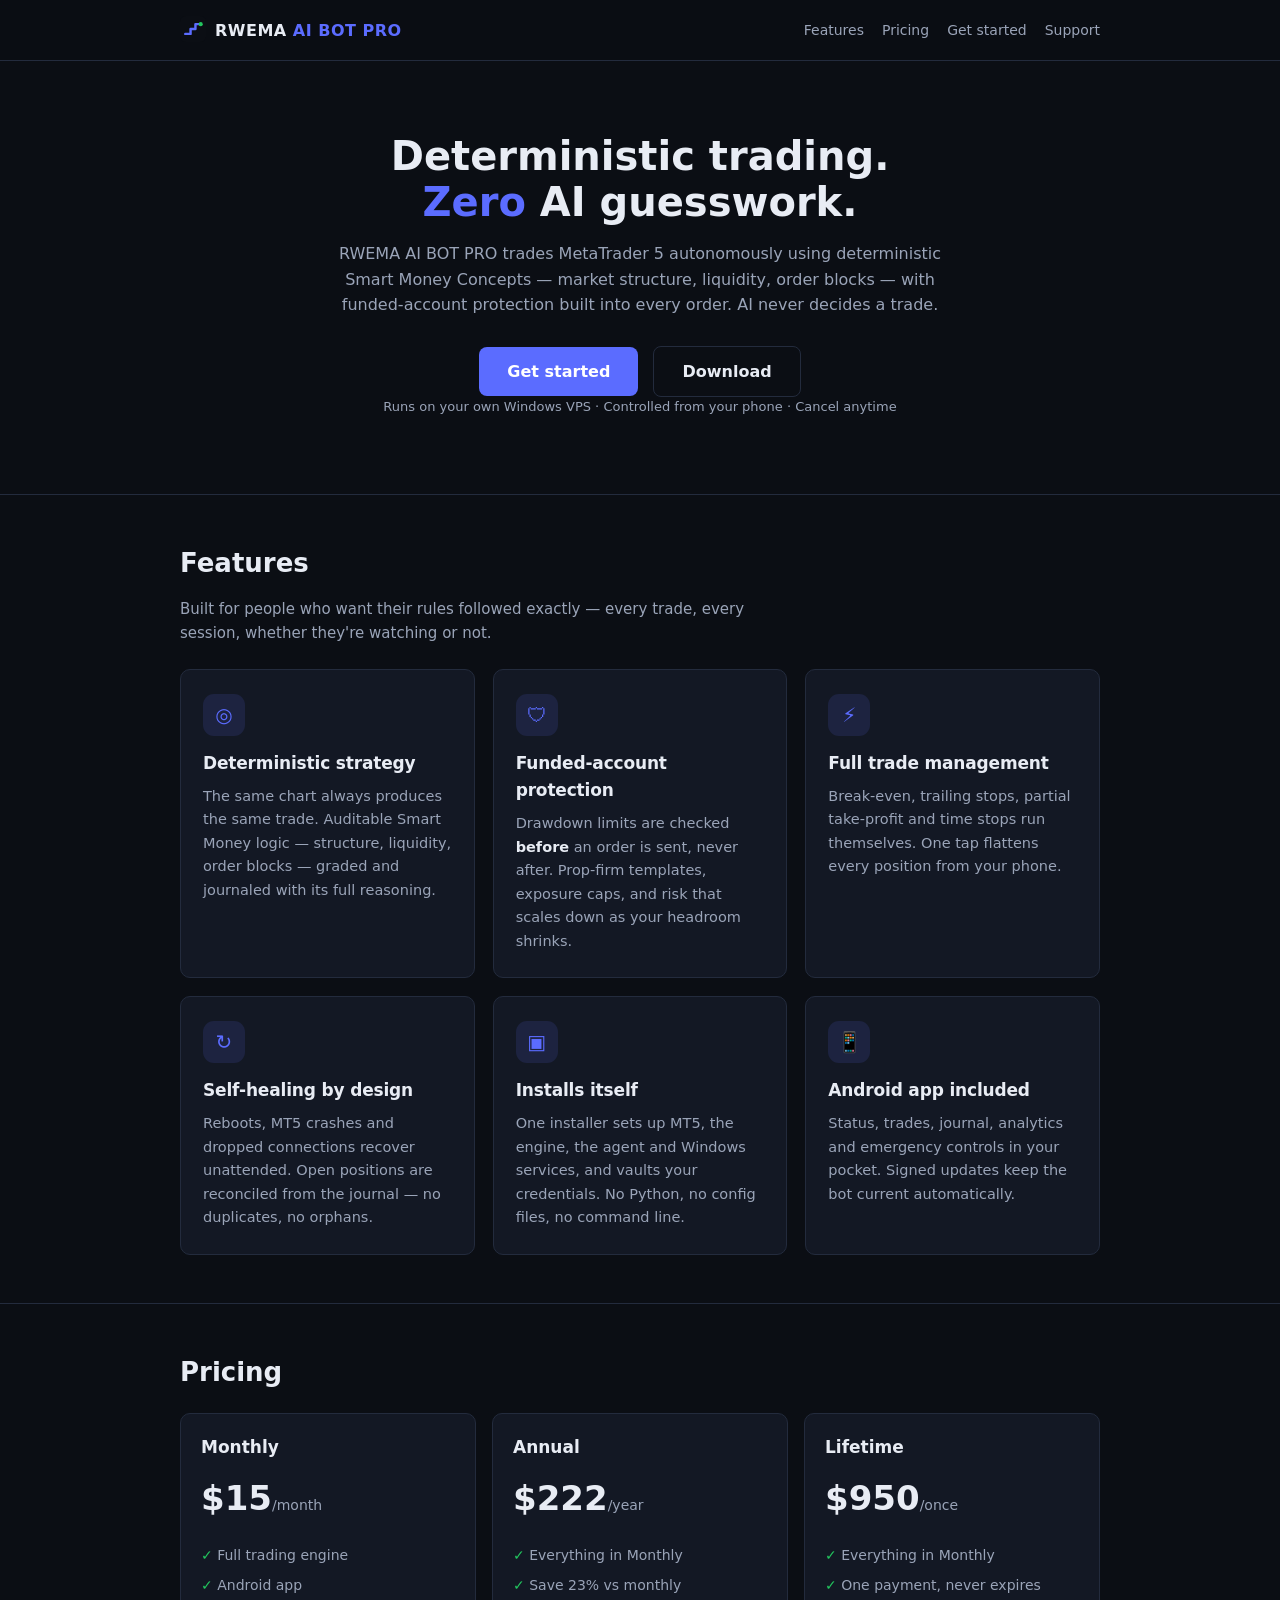
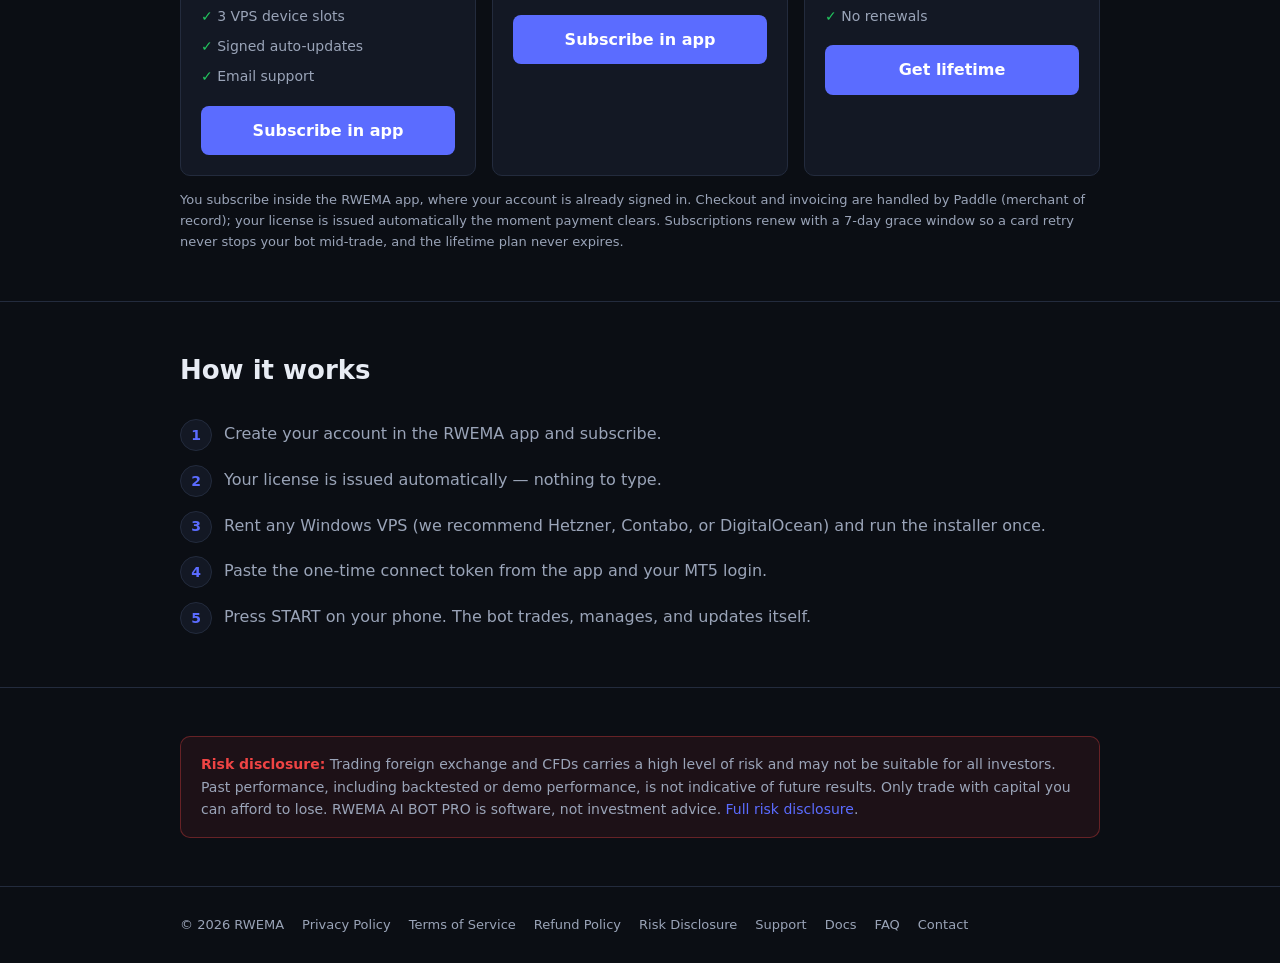
<file: index.html>
<!DOCTYPE html>
<html lang="en">
<head>
<meta charset="utf-8">
<meta name="viewport" content="width=device-width, initial-scale=1, viewport-fit=cover">
<title>RWEMA AI BOT PRO — Deterministic Smart Money Trading</title>
<meta name="description" content="Autonomous MT5 trading with deterministic Smart Money Concepts, funded-account protection, and full mobile control. No AI trade decisions — ever.">
<link rel="canonical" href="https://rwema.store/">
<meta property="og:type" content="website">
<meta property="og:title" content="RWEMA AI BOT PRO — Deterministic Smart Money Trading">
<meta property="og:description" content="Autonomous MT5 trading with deterministic Smart Money Concepts, funded-account protection, and full mobile control. No AI trade decisions.">
<meta property="og:url" content="https://rwema.store/">
<meta property="og:image" content="https://rwema.store/favicon.svg">
<meta name="twitter:card" content="summary">
<meta name="theme-color" content="#0b0e14">
<link rel="manifest" href="manifest.webmanifest">
<link rel="icon" href="favicon.svg" type="image/svg+xml">
<link rel="apple-touch-icon" href="favicon.svg">
<link rel="stylesheet" href="styles.css">
</head>
<body>
<header><div class="wrap">
  <a class="logo" href="index.html"><img src="favicon.svg" alt="" class="logo-mark">RWEMA <span>AI BOT PRO</span></a>
  <nav>
    <a href="#features">Features</a>
    <a href="#pricing">Pricing</a>
    <a href="downloads.html">Get started</a>
    <a href="support.html">Support</a>
  </nav>
</div></header>

<div class="hero wrap">
  <h1>Deterministic trading.<br><em>Zero</em> AI guesswork.</h1>
  <p>RWEMA AI BOT PRO trades MetaTrader 5 autonomously using deterministic
  Smart Money Concepts — market structure, liquidity, order blocks — with
  funded-account protection built into every order. AI never decides a trade.</p>
  <a class="cta" href="#pricing">Get started</a>
  <a class="cta ghost" href="downloads.html">Download</a>
  <p class="note">Runs on your own Windows VPS · Controlled from your phone · Cancel anytime</p>
</div>

<section id="features"><div class="wrap">
  <h2>Features</h2>
  <p class="section-lede">Built for people who want their rules followed exactly —
  every trade, every session, whether they're watching or not.</p>
  <div class="grid feature-grid">
    <div class="card feature">
      <span class="ficon">◎</span>
      <h3>Deterministic strategy</h3>
      <p>The same chart always produces the same trade. Auditable Smart Money
      logic — structure, liquidity, order blocks — graded and journaled with
      its full reasoning.</p>
    </div>
    <div class="card feature">
      <span class="ficon">🛡</span>
      <h3>Funded-account protection</h3>
      <p>Drawdown limits are checked <em>before</em> an order is sent, never after.
      Prop-firm templates, exposure caps, and risk that scales down as your
      headroom shrinks.</p>
    </div>
    <div class="card feature">
      <span class="ficon">⚡</span>
      <h3>Full trade management</h3>
      <p>Break-even, trailing stops, partial take-profit and time stops run
      themselves. One tap flattens every position from your phone.</p>
    </div>
    <div class="card feature">
      <span class="ficon">↻</span>
      <h3>Self-healing by design</h3>
      <p>Reboots, MT5 crashes and dropped connections recover unattended. Open
      positions are reconciled from the journal — no duplicates, no orphans.</p>
    </div>
    <div class="card feature">
      <span class="ficon">▣</span>
      <h3>Installs itself</h3>
      <p>One installer sets up MT5, the engine, the agent and Windows services,
      and vaults your credentials. No Python, no config files, no command line.</p>
    </div>
    <div class="card feature">
      <span class="ficon">📱</span>
      <h3>Android app included</h3>
      <p>Status, trades, journal, analytics and emergency controls in your
      pocket. Signed updates keep the bot current automatically.</p>
    </div>
  </div>
</div></section>

<section id="pricing"><div class="wrap">
  <h2>Pricing</h2>
  <div class="grid">
    <div class="card plan"><h3>Monthly</h3>
      <div class="price">$15<small>/month</small></div>
      <ul><li>Full trading engine</li><li>Android app</li><li>3 VPS device slots</li><li>Signed auto-updates</li><li>Email support</li></ul>
      <a class="cta" href="downloads.html">Subscribe in app</a></div>
    <div class="card plan"><h3>Annual</h3>
      <div class="price">$222<small>/year</small></div>
      <ul><li>Everything in Monthly</li><li>Save 23% vs monthly</li></ul>
      <a class="cta" href="downloads.html">Subscribe in app</a></div>
    <div class="card plan"><h3>Lifetime</h3>
      <div class="price">$950<small>/once</small></div>
      <ul><li>Everything in Monthly</li><li>One payment, never expires</li><li>No renewals</li></ul>
      <a class="cta" href="downloads.html">Get lifetime</a></div>
  </div>
  <p class="note">You subscribe inside the RWEMA app, where your account is already
  signed in. Checkout and invoicing are handled by Paddle (merchant of record);
  your license is issued automatically the moment payment clears. Subscriptions
  renew with a 7-day grace window so a card retry never stops your bot mid-trade,
  and the lifetime plan never expires.</p>
</div></section>

<section><div class="wrap">
  <h2>How it works</h2>
  <ol class="steps">
    <li>Create your account in the RWEMA app and subscribe.</li>
    <li>Your license is issued automatically — nothing to type.</li>
    <li>Rent any Windows VPS (we recommend Hetzner, Contabo, or DigitalOcean) and run the installer once.</li>
    <li>Paste the one-time connect token from the app and your MT5 login.</li>
    <li>Press START on your phone. The bot trades, manages, and updates itself.</li>
  </ol>
</div></section>

<section><div class="wrap">
  <div class="warn"><strong>Risk disclosure:</strong> Trading foreign exchange and
  CFDs carries a high level of risk and may not be suitable for all investors.
  Past performance, including backtested or demo performance, is not indicative
  of future results. Only trade with capital you can afford to lose. RWEMA AI
  BOT PRO is software, not investment advice. <a href="risk.html">Full risk disclosure</a>.</div>
</div></section>

<footer><div class="wrap">
  <span>© 2026 RWEMA</span>
  <a href="privacy.html">Privacy Policy</a>
  <a href="terms.html">Terms of Service</a>
  <a href="refunds.html">Refund Policy</a>
  <a href="risk.html">Risk Disclosure</a>
  <a href="support.html">Support</a>
  <a href="documentation.html">Docs</a>
  <a href="faq.html">FAQ</a>
  <a href="contact.html">Contact</a>
</div></footer>
</body>
</html>
</file>
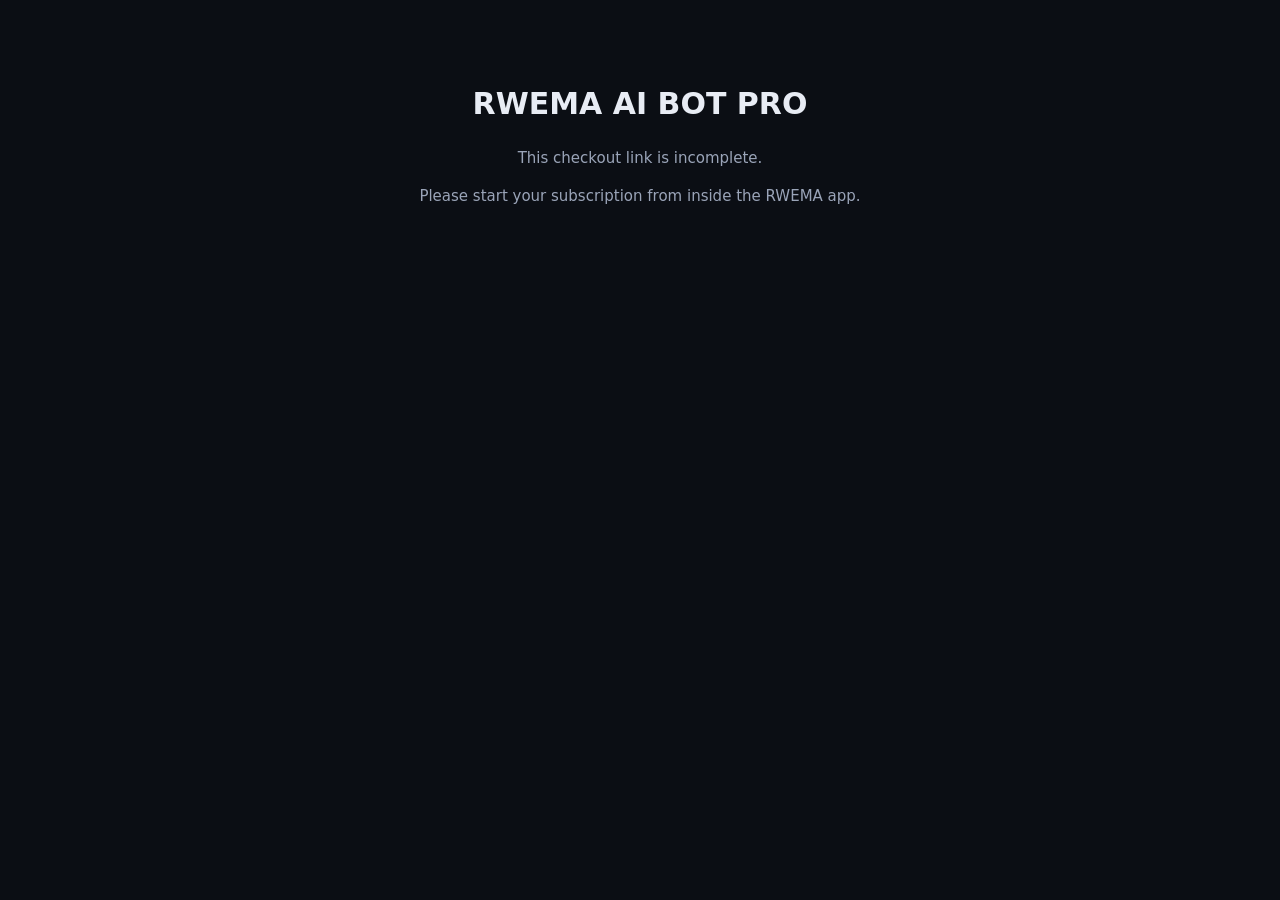
<file: checkout.html>
<!DOCTYPE html>
<html lang="en">
<head>
<meta charset="utf-8">
<meta name="viewport" content="width=device-width, initial-scale=1, viewport-fit=cover">
<title>Checkout — RWEMA AI BOT PRO</title>
<meta name="theme-color" content="#0b0e14">
<link rel="manifest" href="manifest.webmanifest">
<link rel="icon" href="favicon.svg" type="image/svg+xml">
<link rel="apple-touch-icon" href="favicon.svg">
<link rel="stylesheet" href="styles.css">
<script src="https://cdn.paddle.com/paddle/v2/paddle.js"></script>
</head>
<body>
<div class="doc wrap" style="text-align:center;padding-top:80px">
  <h1>RWEMA AI BOT PRO</h1>
  <p id="msg">Opening secure checkout…</p>
  <p class="note" id="sub"></p>
  <p style="margin-top:24px"><a class="cta" id="retry" style="display:none" href="#">Open checkout</a></p>
</div>
<script>
// The client-side token is publishable by design (like the Supabase anon key);
// Row-level security on Paddle's side is not needed — it can only open checkouts,
// never read account data. The real secret is the webhook secret (server-side).
const PADDLE_CLIENT_TOKEN = "live_2dffa0dbd9831ddd117a0e839d3";

const params = new URLSearchParams(location.search);
const priceId = params.get("price");
const uid = params.get("uid");
const email = params.get("email");
const msg = document.getElementById("msg");
const sub = document.getElementById("sub");
const retry = document.getElementById("retry");

if (params.get("status") === "success") {
  msg.textContent = "Payment complete ✓";
  sub.textContent = "Your license is being activated. Return to the RWEMA app — it appears under Settings within a few seconds.";
} else if (!priceId || !uid) {
  msg.textContent = "This checkout link is incomplete.";
  sub.textContent = "Please start your subscription from inside the RWEMA app.";
} else {
  function openCheckout() {
    Paddle.Checkout.open({
      items: [{ priceId: priceId, quantity: 1 }],
      customData: { user_uid: uid },
      customer: email ? { email: email } : undefined,
      settings: {
        displayMode: "overlay",
        theme: "dark",
        successUrl: location.origin + "/checkout.html?status=success"
      }
    });
  }
  try {
    Paddle.Environment.set("production");
    Paddle.Initialize({ token: PADDLE_CLIENT_TOKEN });
    openCheckout();
    msg.textContent = "Complete your purchase in the secure Paddle window.";
    retry.style.display = "inline-block";
    retry.onclick = function (e) { e.preventDefault(); openCheckout(); };
  } catch (err) {
    msg.textContent = "Could not open checkout.";
    sub.textContent = String(err);
  }
}
</script>
</body>
</html>
</file>
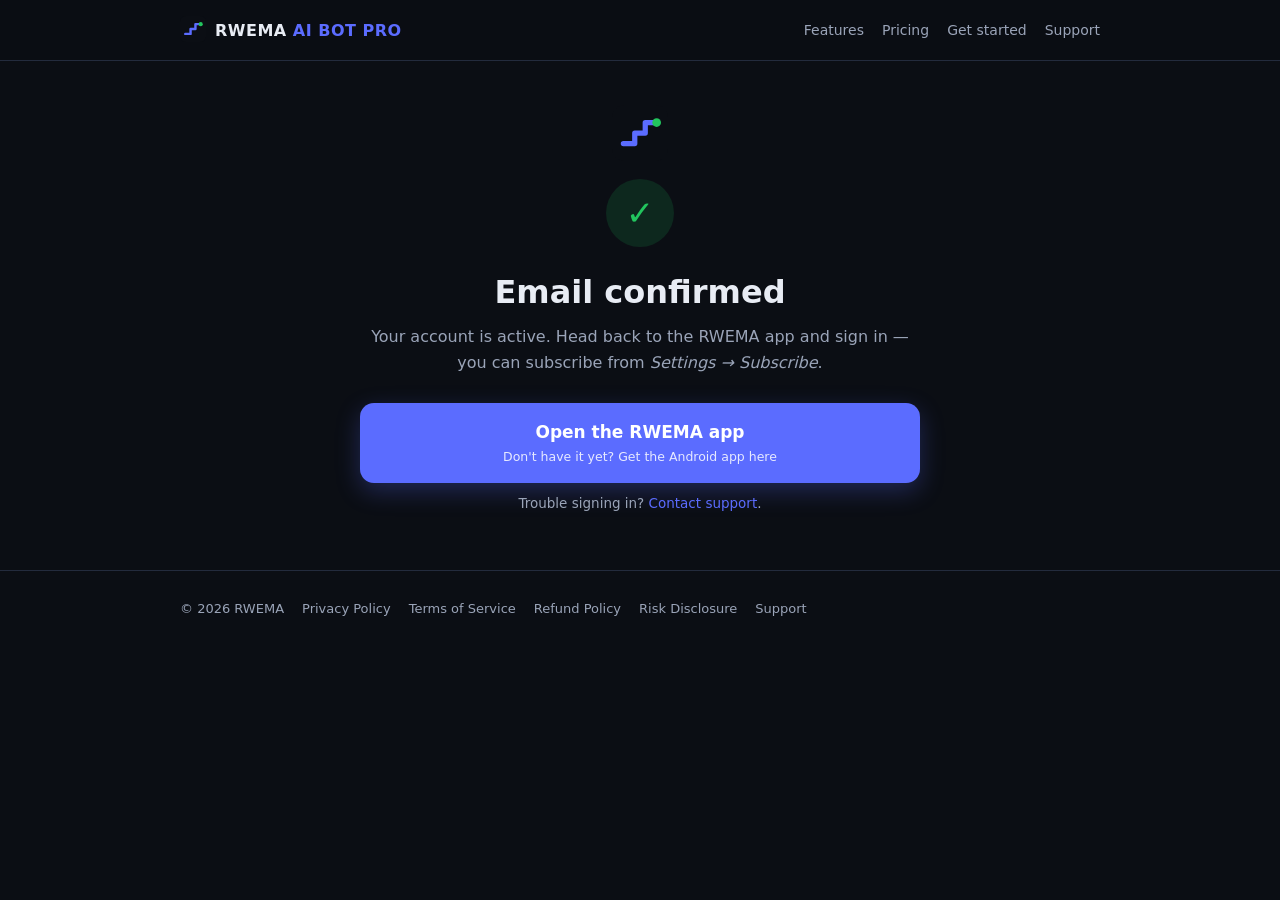
<file: confirmed.html>
<!DOCTYPE html>
<html lang="en">
<head>
<meta charset="utf-8">
<meta name="viewport" content="width=device-width, initial-scale=1, viewport-fit=cover">
<meta name="theme-color" content="#0b0e14">
<title>Email confirmed — RWEMA AI BOT PRO</title>
<link rel="manifest" href="manifest.webmanifest">
<link rel="icon" href="favicon.svg" type="image/svg+xml">
<link rel="apple-touch-icon" href="favicon.svg">
<link rel="stylesheet" href="styles.css">
</head>
<body>
<header><div class="wrap">
  <a class="logo" href="index.html"><img src="favicon.svg" alt="" class="logo-mark">RWEMA <span>AI BOT PRO</span></a>
  <nav><a href="index.html#features">Features</a><a href="index.html#pricing">Pricing</a>
  <a href="downloads.html">Get started</a><a href="support.html">Support</a></nav>
</div></header>

<div class="start wrap" style="text-align:center;max-width:560px">
  <img src="favicon.svg" alt="RWEMA" class="brand-mark">
  <div class="confirm-mark" id="mark">✓</div>
  <h1 id="title">Email confirmed</h1>
  <p class="lede" id="msg">Your account is active. Head back to the RWEMA app and
  sign in — you can subscribe from <em>Settings → Subscribe</em>.</p>

  <a class="dl-btn" href="downloads.html" style="justify-content:center">
    <span class="dl-text" style="text-align:center">
      <strong>Open the RWEMA app</strong>
      <small>Don't have it yet? Get the Android app here</small>
    </span>
  </a>

  <p class="hint">Trouble signing in? <a href="support.html">Contact support</a>.</p>
</div>

<footer><div class="wrap">
  <span>© 2026 RWEMA</span>
  <a href="privacy.html">Privacy Policy</a>
  <a href="terms.html">Terms of Service</a>
  <a href="refunds.html">Refund Policy</a>
  <a href="risk.html">Risk Disclosure</a>
  <a href="support.html">Support</a>
</div></footer>

<script>
// Supabase appends #error=... when a link is expired or already used; show
// that honestly instead of claiming success.
var h = new URLSearchParams(location.hash.replace(/^#/, ""));
if (h.get("error") || h.get("error_description")) {
  document.getElementById("mark").textContent = "!";
  document.getElementById("mark").classList.add("bad");
  document.getElementById("title").textContent = "Link expired";
  document.getElementById("msg").textContent =
    (h.get("error_description") || "This confirmation link is no longer valid.")
    .replace(/\+/g, " ") + " Request a new one from the app's sign-in screen.";
}
</script>
</body>
</html>
</file>
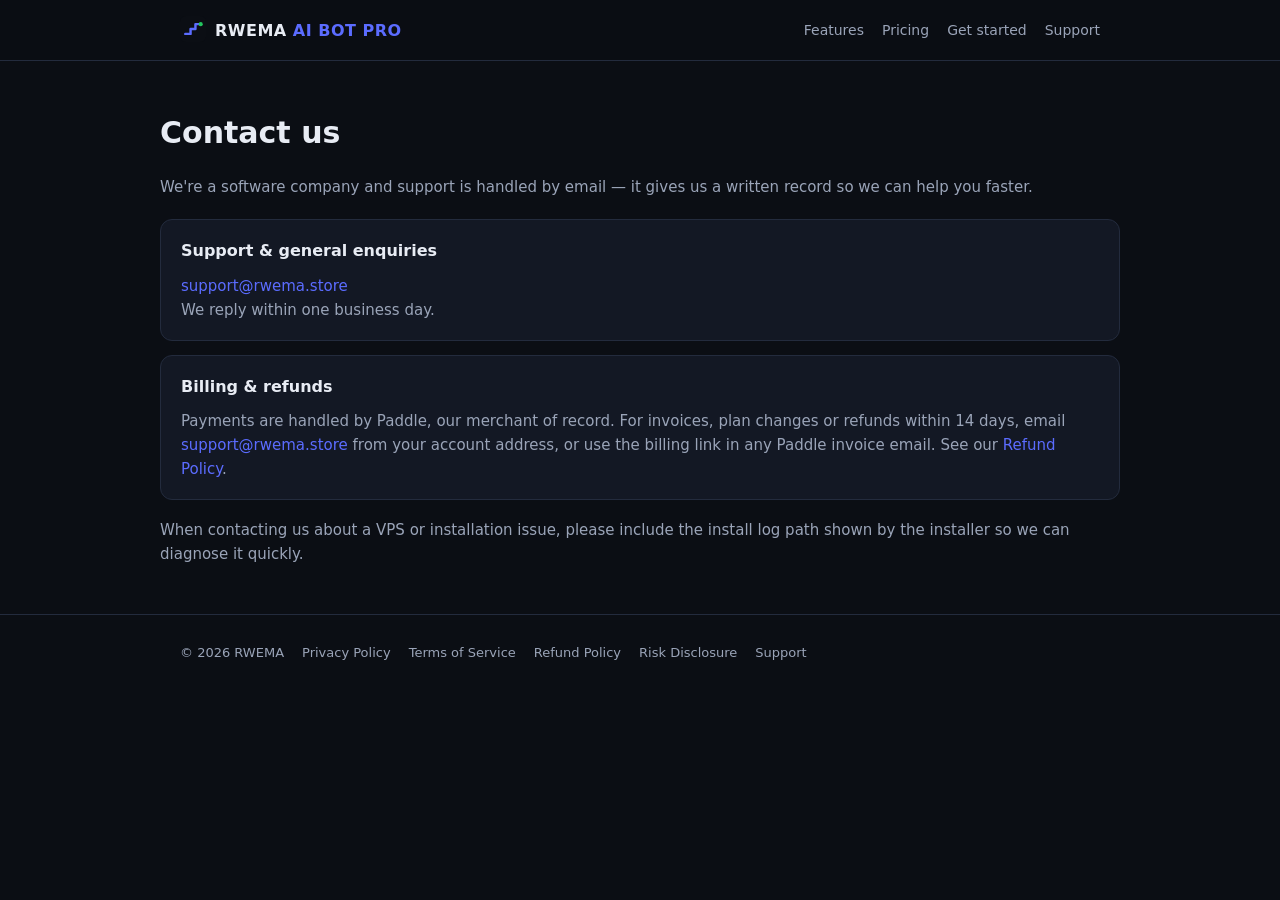
<file: contact.html>
<!DOCTYPE html>
<html lang="en">
<head>
<meta charset="utf-8">
<meta name="viewport" content="width=device-width, initial-scale=1, viewport-fit=cover">
<title>Contact — RWEMA AI BOT PRO</title>
<meta name="description" content="Contact RWEMA AI BOT PRO support by email. We reply within one business day.">
<link rel="canonical" href="https://rwema.store/contact">
<meta name="theme-color" content="#0b0e14">
<link rel="manifest" href="manifest.webmanifest">
<link rel="icon" href="favicon.svg" type="image/svg+xml">
<link rel="apple-touch-icon" href="favicon.svg">
<link rel="stylesheet" href="styles.css">
</head>
<body>
<header><div class="wrap">
  <a class="logo" href="index.html"><img src="favicon.svg" alt="" class="logo-mark">RWEMA <span>AI BOT PRO</span></a>
  <nav><a href="index.html#features">Features</a><a href="index.html#pricing">Pricing</a>
  <a href="downloads.html">Get started</a><a href="support.html">Support</a></nav>
</div></header>

<div class="doc wrap">
  <h1>Contact us</h1>
  <p>We're a software company and support is handled by email — it gives us a
  written record so we can help you faster.</p>

  <div class="panel" style="margin-top:20px">
    <h3>Support &amp; general enquiries</h3>
    <p><a href="mailto:support@rwema.store">support@rwema.store</a><br>
    We reply within one business day.</p>
  </div>

  <div class="panel" style="margin-top:14px">
    <h3>Billing &amp; refunds</h3>
    <p>Payments are handled by Paddle, our merchant of record. For invoices,
    plan changes or refunds within 14 days, email
    <a href="mailto:support@rwema.store">support@rwema.store</a> from your account
    address, or use the billing link in any Paddle invoice email. See our
    <a href="refunds.html">Refund Policy</a>.</p>
  </div>

  <p class="hint" style="margin-top:18px">When contacting us about a VPS or
  installation issue, please include the install log path shown by the installer
  so we can diagnose it quickly.</p>
</div>

<footer><div class="wrap">
  <span>© 2026 RWEMA</span>
  <a href="privacy.html">Privacy Policy</a>
  <a href="terms.html">Terms of Service</a>
  <a href="refunds.html">Refund Policy</a>
  <a href="risk.html">Risk Disclosure</a>
  <a href="support.html">Support</a>
</div></footer>
</body>
</html>
</file>
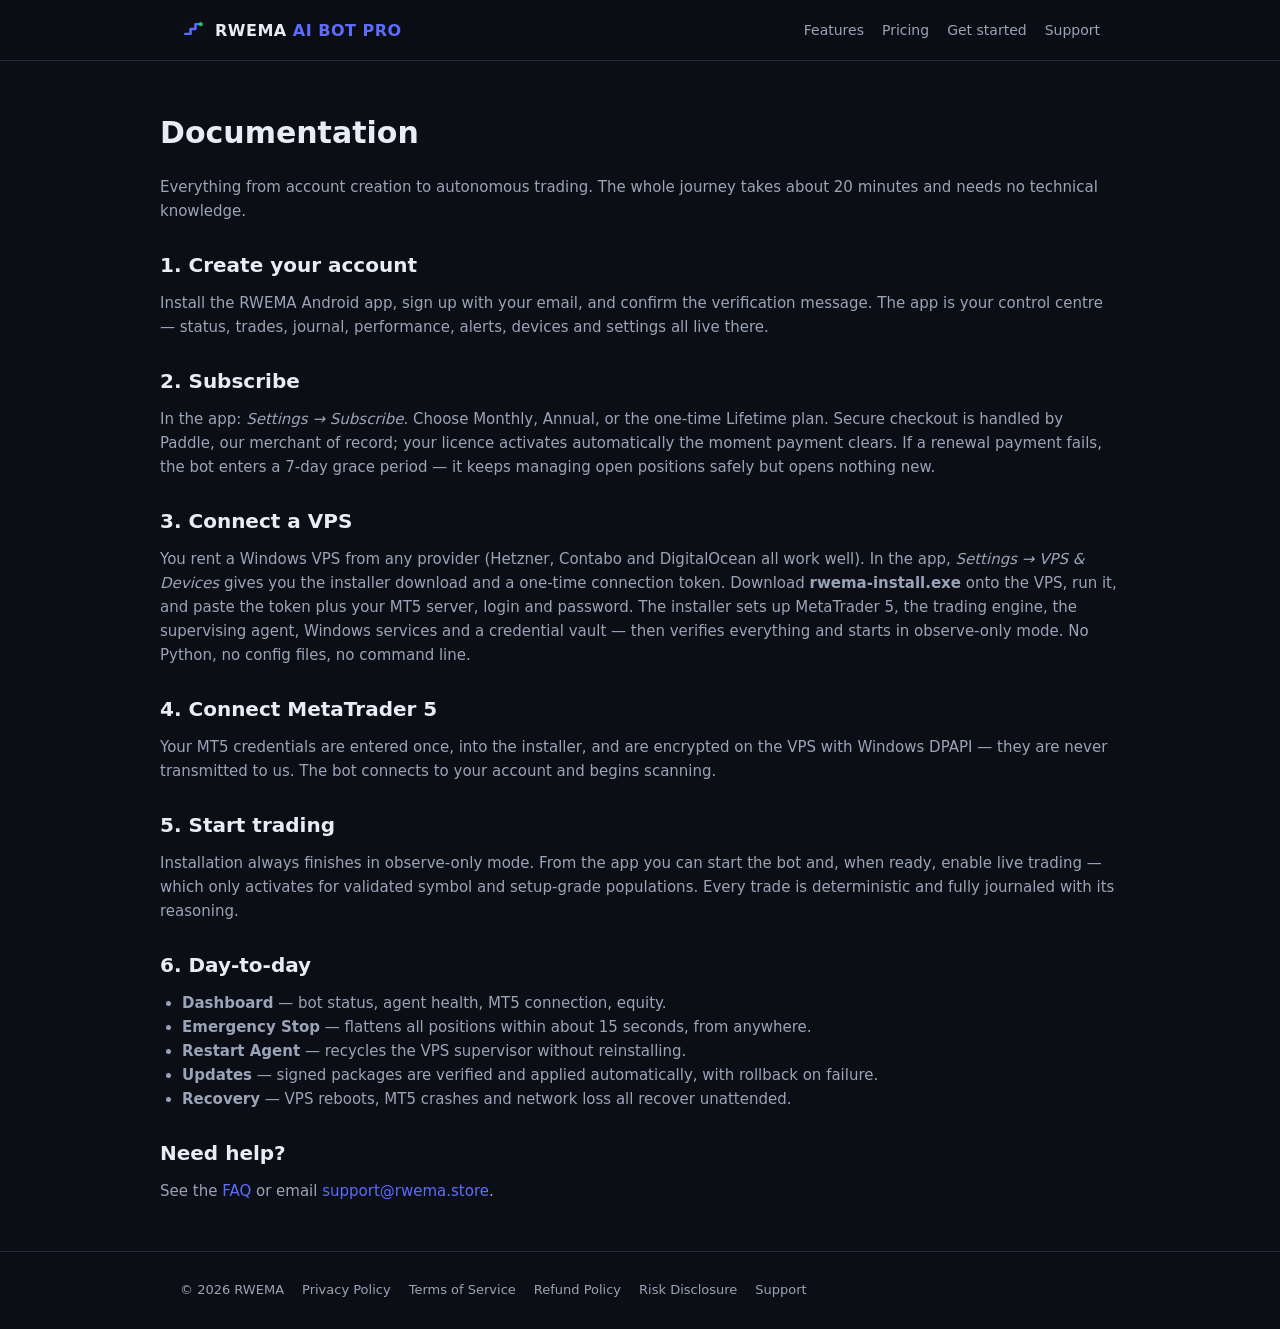
<file: documentation.html>
<!DOCTYPE html>
<html lang="en">
<head>
<meta charset="utf-8">
<meta name="viewport" content="width=device-width, initial-scale=1, viewport-fit=cover">
<title>Documentation — RWEMA AI BOT PRO</title>
<meta name="description" content="How RWEMA AI BOT PRO works: account, subscription, VPS install, connecting MT5, day-to-day controls, updates.">
<link rel="canonical" href="https://rwema.store/documentation">
<meta name="theme-color" content="#0b0e14">
<link rel="manifest" href="manifest.webmanifest">
<link rel="icon" href="favicon.svg" type="image/svg+xml">
<link rel="apple-touch-icon" href="favicon.svg">
<link rel="stylesheet" href="styles.css">
</head>
<body>
<header><div class="wrap">
  <a class="logo" href="index.html"><img src="favicon.svg" alt="" class="logo-mark">RWEMA <span>AI BOT PRO</span></a>
  <nav><a href="index.html#features">Features</a><a href="index.html#pricing">Pricing</a>
  <a href="downloads.html">Get started</a><a href="support.html">Support</a></nav>
</div></header>

<div class="doc wrap">
  <h1>Documentation</h1>
  <p>Everything from account creation to autonomous trading. The whole journey
  takes about 20 minutes and needs no technical knowledge.</p>

  <h2>1. Create your account</h2>
  <p>Install the RWEMA Android app, sign up with your email, and confirm the
  verification message. The app is your control centre — status, trades, journal,
  performance, alerts, devices and settings all live there.</p>

  <h2>2. Subscribe</h2>
  <p>In the app: <em>Settings → Subscribe</em>. Choose Monthly, Annual, or the
  one-time Lifetime plan. Secure checkout is handled by Paddle, our merchant of
  record; your licence activates automatically the moment payment clears. If a
  renewal payment fails, the bot enters a 7-day grace period — it keeps managing
  open positions safely but opens nothing new.</p>

  <h2>3. Connect a VPS</h2>
  <p>You rent a Windows VPS from any provider (Hetzner, Contabo and DigitalOcean
  all work well). In the app, <em>Settings → VPS &amp; Devices</em> gives you the
  installer download and a one-time connection token. Download
  <strong>rwema-install.exe</strong> onto the VPS, run it, and paste the token
  plus your MT5 server, login and password. The installer sets up MetaTrader 5,
  the trading engine, the supervising agent, Windows services and a credential
  vault — then verifies everything and starts in observe-only mode. No Python,
  no config files, no command line.</p>

  <h2>4. Connect MetaTrader 5</h2>
  <p>Your MT5 credentials are entered once, into the installer, and are encrypted
  on the VPS with Windows DPAPI — they are never transmitted to us. The bot
  connects to your account and begins scanning.</p>

  <h2>5. Start trading</h2>
  <p>Installation always finishes in observe-only mode. From the app you can
  start the bot and, when ready, enable live trading — which only activates for
  validated symbol and setup-grade populations. Every trade is deterministic and
  fully journaled with its reasoning.</p>

  <h2>6. Day-to-day</h2>
  <ul>
    <li><strong>Dashboard</strong> — bot status, agent health, MT5 connection, equity.</li>
    <li><strong>Emergency Stop</strong> — flattens all positions within about 15 seconds, from anywhere.</li>
    <li><strong>Restart Agent</strong> — recycles the VPS supervisor without reinstalling.</li>
    <li><strong>Updates</strong> — signed packages are verified and applied automatically, with rollback on failure.</li>
    <li><strong>Recovery</strong> — VPS reboots, MT5 crashes and network loss all recover unattended.</li>
  </ul>

  <h2>Need help?</h2>
  <p>See the <a href="faq.html">FAQ</a> or email
  <a href="mailto:support@rwema.store">support@rwema.store</a>.</p>
</div>

<footer><div class="wrap">
  <span>© 2026 RWEMA</span>
  <a href="privacy.html">Privacy Policy</a>
  <a href="terms.html">Terms of Service</a>
  <a href="refunds.html">Refund Policy</a>
  <a href="risk.html">Risk Disclosure</a>
  <a href="support.html">Support</a>
</div></footer>
</body>
</html>
</file>
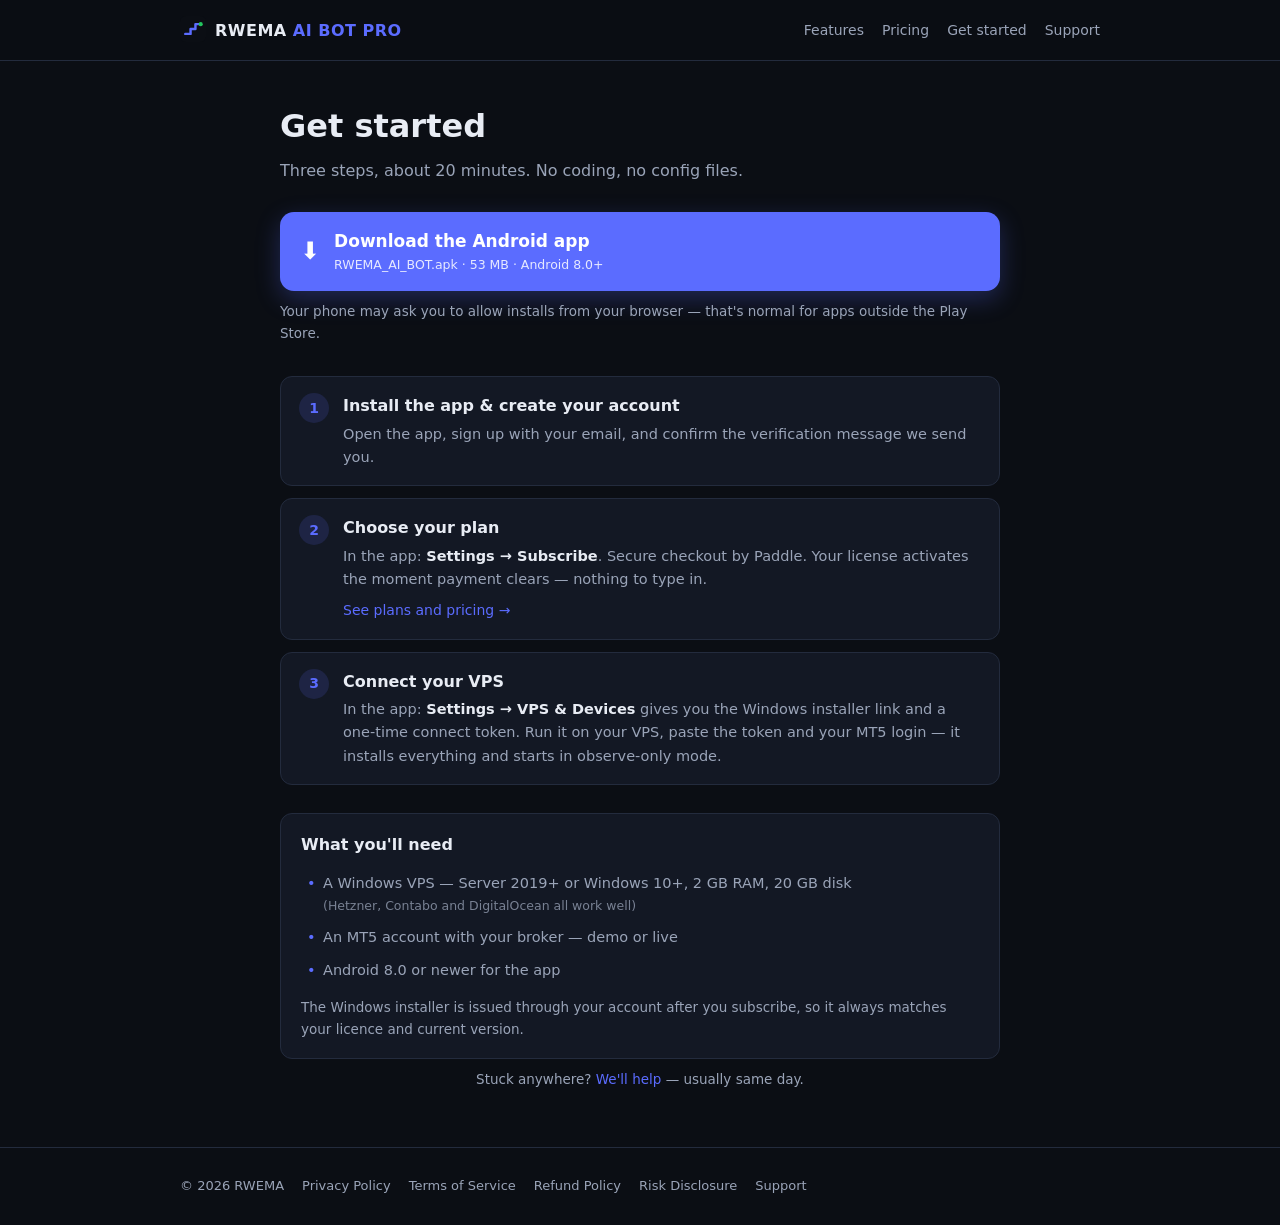
<file: downloads.html>
<!DOCTYPE html>
<html lang="en">
<head>
<meta charset="utf-8">
<meta name="viewport" content="width=device-width, initial-scale=1, viewport-fit=cover">
<meta name="theme-color" content="#0b0e14">
<title>Get started — RWEMA AI BOT PRO</title>
<meta name="description" content="Install the RWEMA app, subscribe, connect your VPS. About 20 minutes, no technical knowledge.">
<link rel="manifest" href="manifest.webmanifest">
<link rel="icon" href="favicon.svg" type="image/svg+xml">
<link rel="apple-touch-icon" href="favicon.svg">
<link rel="stylesheet" href="styles.css">
</head>
<body>
<header><div class="wrap">
  <a class="logo" href="index.html"><img src="favicon.svg" alt="" class="logo-mark">RWEMA <span>AI BOT PRO</span></a>
  <nav><a href="index.html#features">Features</a><a href="index.html#pricing">Pricing</a>
  <a href="downloads.html">Get started</a><a href="support.html">Support</a></nav>
</div></header>

<div class="start wrap">
  <h1>Get started</h1>
  <p class="lede">Three steps, about 20 minutes. No coding, no config files.</p>

  <a class="dl-btn" href="https://github.com/pantazisemmanuel0-design/rwema-site/releases/download/v1.0.0/RWEMA_AI_BOT.apk">
    <span class="dl-icon">⬇</span>
    <span class="dl-text">
      <strong>Download the Android app</strong>
      <small>RWEMA_AI_BOT.apk · 53 MB · Android 8.0+</small>
    </span>
  </a>
  <p class="hint">Your phone may ask you to allow installs from your browser — that's
  normal for apps outside the Play Store.</p>

  <ol class="flow">
    <li class="step-card">
      <span class="num">1</span>
      <div>
        <h3>Install the app &amp; create your account</h3>
        <p>Open the app, sign up with your email, and confirm the verification
        message we send you.</p>
      </div>
    </li>
    <li class="step-card">
      <span class="num">2</span>
      <div>
        <h3>Choose your plan</h3>
        <p>In the app: <em>Settings → Subscribe</em>. Secure checkout by Paddle.
        Your license activates the moment payment clears — nothing to type in.</p>
        <a class="inline-link" href="index.html#pricing">See plans and pricing →</a>
      </div>
    </li>
    <li class="step-card">
      <span class="num">3</span>
      <div>
        <h3>Connect your VPS</h3>
        <p>In the app: <em>Settings → VPS &amp; Devices</em> gives you the Windows
        installer link and a one-time connect token. Run it on your VPS, paste the
        token and your MT5 login — it installs everything and starts in
        observe-only mode.</p>
      </div>
    </li>
  </ol>

  <div class="panel">
    <h3>What you'll need</h3>
    <ul class="reqs">
      <li>A Windows VPS — Server 2019+ or Windows 10+, 2 GB RAM, 20 GB disk
      <small>(Hetzner, Contabo and DigitalOcean all work well)</small></li>
      <li>An MT5 account with your broker — demo or live</li>
      <li>Android 8.0 or newer for the app</li>
    </ul>
    <p class="hint">The Windows installer is issued through your account after you
    subscribe, so it always matches your licence and current version.</p>
  </div>

  <p class="hint center">Stuck anywhere? <a href="support.html">We'll help</a> —
  usually same day.</p>
</div>

<footer><div class="wrap">
  <span>© 2026 RWEMA</span>
  <a href="privacy.html">Privacy Policy</a>
  <a href="terms.html">Terms of Service</a>
  <a href="refunds.html">Refund Policy</a>
  <a href="risk.html">Risk Disclosure</a>
  <a href="support.html">Support</a>
</div></footer>
</body>
</html>
</file>
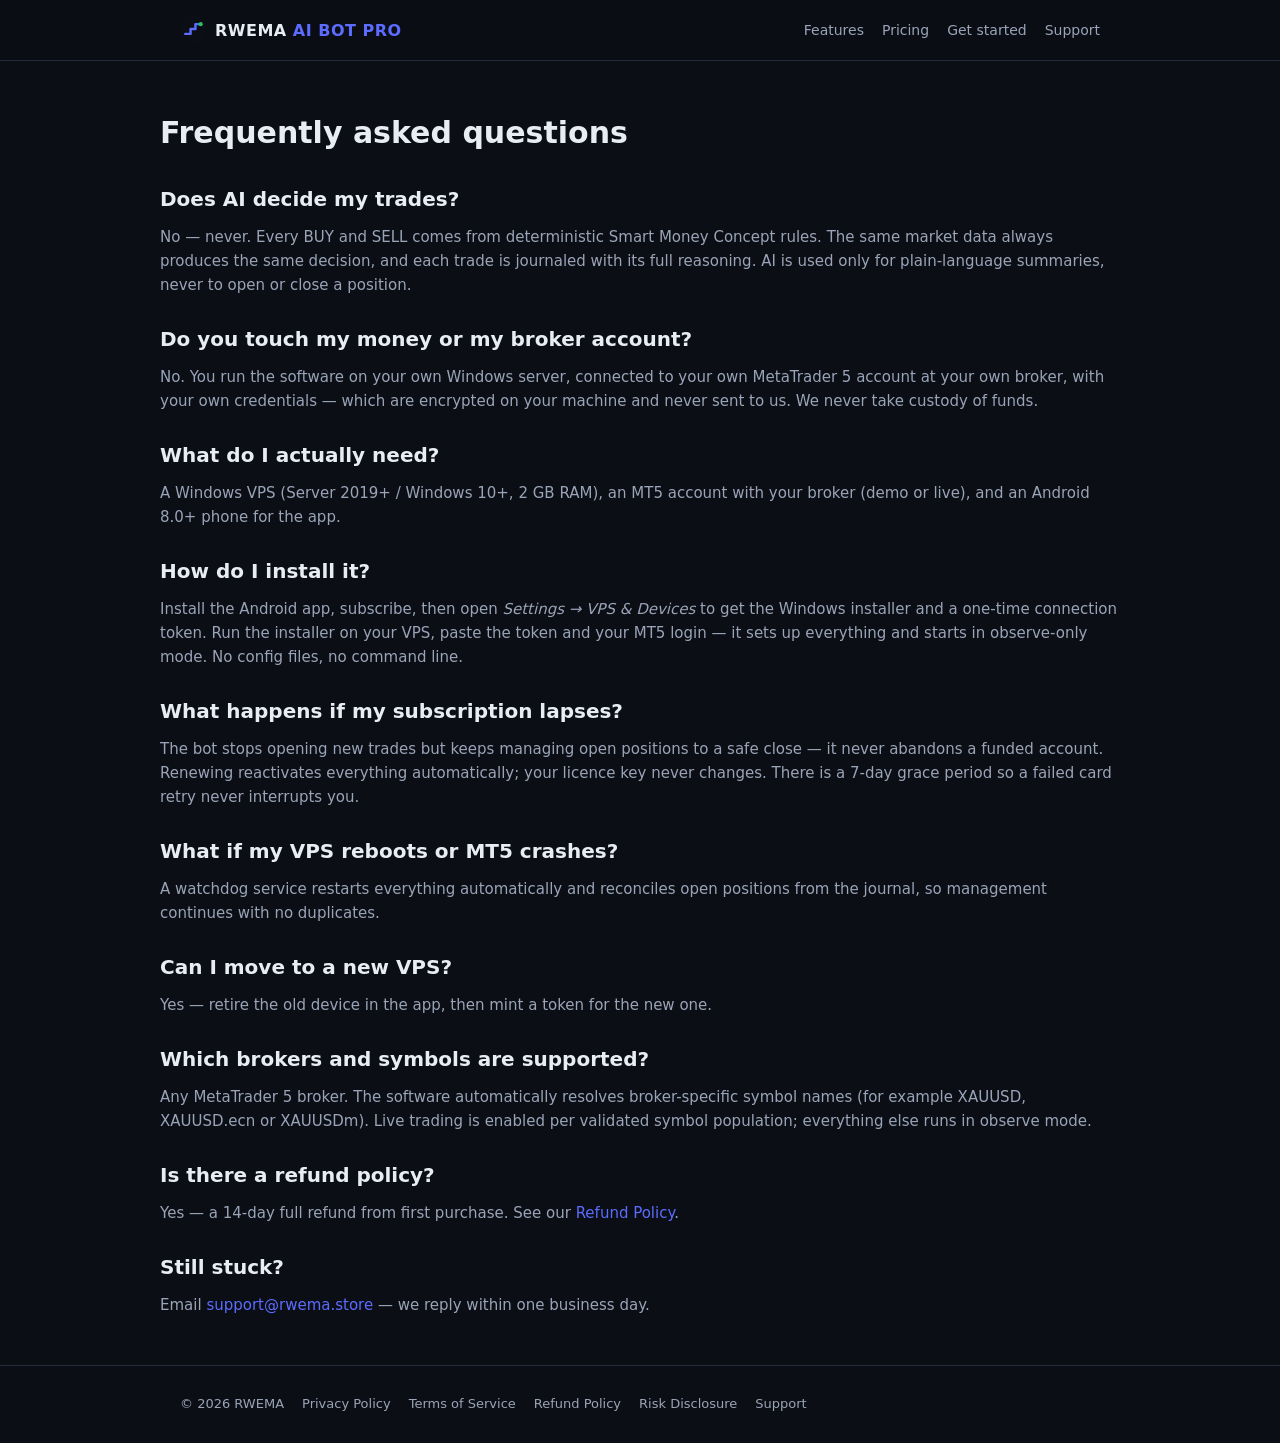
<file: faq.html>
<!DOCTYPE html>
<html lang="en">
<head>
<meta charset="utf-8">
<meta name="viewport" content="width=device-width, initial-scale=1, viewport-fit=cover">
<title>FAQ — RWEMA AI BOT PRO</title>
<meta name="description" content="Frequently asked questions about RWEMA AI BOT PRO: how it trades, subscriptions, VPS setup, safety, and refunds.">
<link rel="canonical" href="https://rwema.store/faq">
<meta name="theme-color" content="#0b0e14">
<link rel="manifest" href="manifest.webmanifest">
<link rel="icon" href="favicon.svg" type="image/svg+xml">
<link rel="apple-touch-icon" href="favicon.svg">
<link rel="stylesheet" href="styles.css">
</head>
<body>
<header><div class="wrap">
  <a class="logo" href="index.html"><img src="favicon.svg" alt="" class="logo-mark">RWEMA <span>AI BOT PRO</span></a>
  <nav><a href="index.html#features">Features</a><a href="index.html#pricing">Pricing</a>
  <a href="downloads.html">Get started</a><a href="support.html">Support</a></nav>
</div></header>

<div class="doc wrap">
  <h1>Frequently asked questions</h1>

  <h2>Does AI decide my trades?</h2>
  <p>No — never. Every BUY and SELL comes from deterministic Smart Money Concept
  rules. The same market data always produces the same decision, and each trade
  is journaled with its full reasoning. AI is used only for plain-language
  summaries, never to open or close a position.</p>

  <h2>Do you touch my money or my broker account?</h2>
  <p>No. You run the software on your own Windows server, connected to your own
  MetaTrader 5 account at your own broker, with your own credentials — which are
  encrypted on your machine and never sent to us. We never take custody of funds.</p>

  <h2>What do I actually need?</h2>
  <p>A Windows VPS (Server 2019+ / Windows 10+, 2 GB RAM), an MT5 account with
  your broker (demo or live), and an Android 8.0+ phone for the app.</p>

  <h2>How do I install it?</h2>
  <p>Install the Android app, subscribe, then open <em>Settings → VPS &amp;
  Devices</em> to get the Windows installer and a one-time connection token. Run
  the installer on your VPS, paste the token and your MT5 login — it sets up
  everything and starts in observe-only mode. No config files, no command line.</p>

  <h2>What happens if my subscription lapses?</h2>
  <p>The bot stops opening new trades but keeps managing open positions to a safe
  close — it never abandons a funded account. Renewing reactivates everything
  automatically; your licence key never changes. There is a 7-day grace period so
  a failed card retry never interrupts you.</p>

  <h2>What if my VPS reboots or MT5 crashes?</h2>
  <p>A watchdog service restarts everything automatically and reconciles open
  positions from the journal, so management continues with no duplicates.</p>

  <h2>Can I move to a new VPS?</h2>
  <p>Yes — retire the old device in the app, then mint a token for the new one.</p>

  <h2>Which brokers and symbols are supported?</h2>
  <p>Any MetaTrader 5 broker. The software automatically resolves broker-specific
  symbol names (for example XAUUSD, XAUUSD.ecn or XAUUSDm). Live trading is
  enabled per validated symbol population; everything else runs in observe mode.</p>

  <h2>Is there a refund policy?</h2>
  <p>Yes — a 14-day full refund from first purchase. See our
  <a href="refunds.html">Refund Policy</a>.</p>

  <h2>Still stuck?</h2>
  <p>Email <a href="mailto:support@rwema.store">support@rwema.store</a> — we reply
  within one business day.</p>
</div>

<footer><div class="wrap">
  <span>© 2026 RWEMA</span>
  <a href="privacy.html">Privacy Policy</a>
  <a href="terms.html">Terms of Service</a>
  <a href="refunds.html">Refund Policy</a>
  <a href="risk.html">Risk Disclosure</a>
  <a href="support.html">Support</a>
</div></footer>
</body>
</html>
</file>
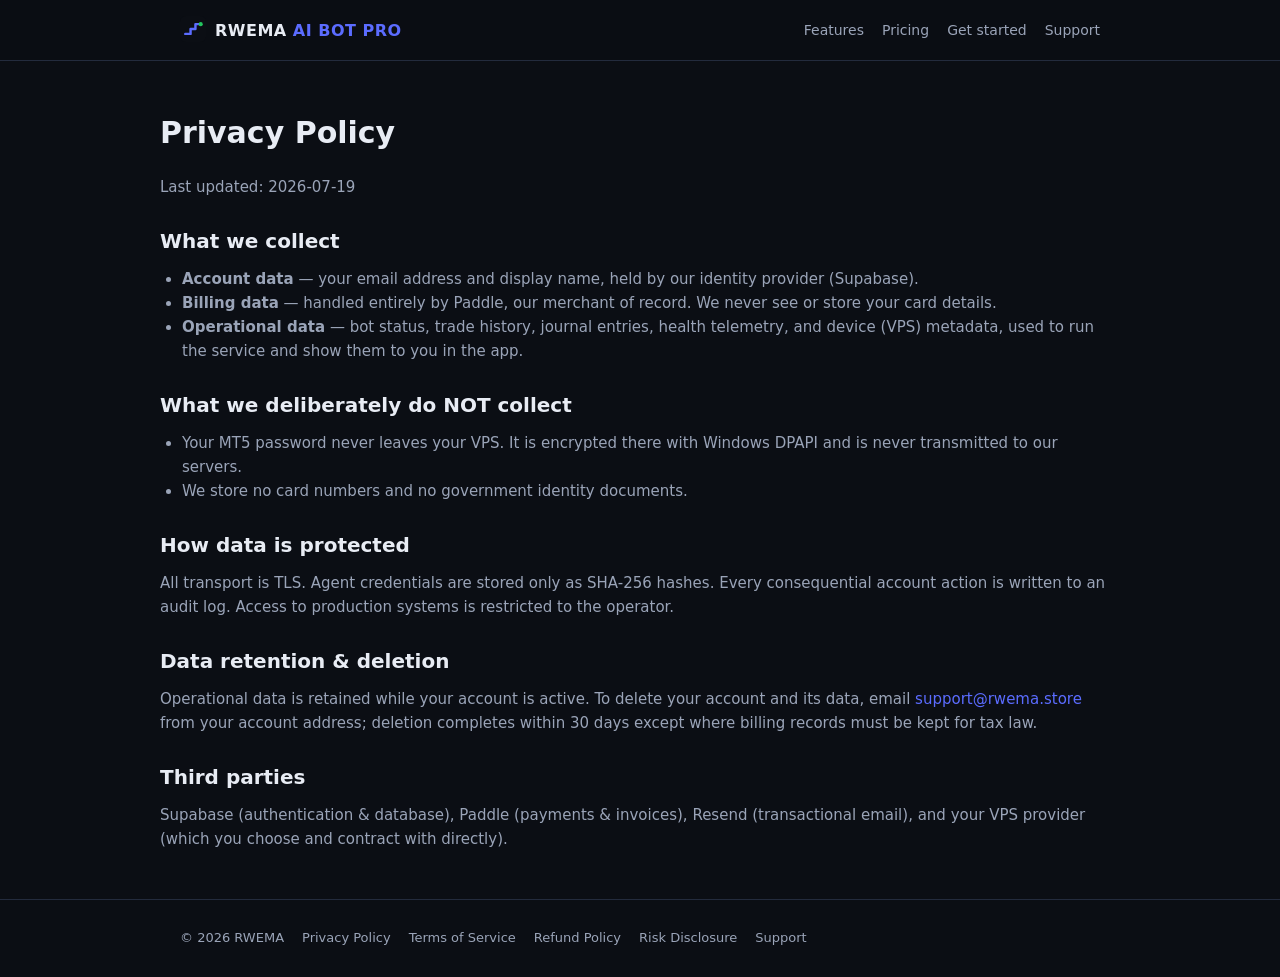
<file: privacy.html>
<!DOCTYPE html>
<html lang="en">
<head>
<meta charset="utf-8">
<meta name="viewport" content="width=device-width, initial-scale=1, viewport-fit=cover">
<title>Privacy Policy — RWEMA AI BOT PRO</title>
<meta name="theme-color" content="#0b0e14">
<link rel="manifest" href="manifest.webmanifest">
<link rel="icon" href="favicon.svg" type="image/svg+xml">
<link rel="apple-touch-icon" href="favicon.svg">
<link rel="stylesheet" href="styles.css">
</head>
<body>
<header><div class="wrap">
  <a class="logo" href="index.html"><img src="favicon.svg" alt="" class="logo-mark">RWEMA <span>AI BOT PRO</span></a>
  <nav><a href="index.html#features">Features</a><a href="index.html#pricing">Pricing</a>
  <a href="downloads.html">Get started</a><a href="support.html">Support</a></nav>
</div></header>

<div class="doc wrap">
  <h1>Privacy Policy</h1>
  <p>Last updated: 2026-07-19</p>

  <h2>What we collect</h2>
  <ul>
    <li><strong>Account data</strong> — your email address and display name,
        held by our identity provider (Supabase).</li>
    <li><strong>Billing data</strong> — handled entirely by Paddle, our merchant
        of record. We never see or store your card details.</li>
    <li><strong>Operational data</strong> — bot status, trade history, journal
        entries, health telemetry, and device (VPS) metadata, used to run the
        service and show them to you in the app.</li>
  </ul>

  <h2>What we deliberately do NOT collect</h2>
  <ul>
    <li>Your MT5 password never leaves your VPS. It is encrypted there with
        Windows DPAPI and is never transmitted to our servers.</li>
    <li>We store no card numbers and no government identity documents.</li>
  </ul>

  <h2>How data is protected</h2>
  <p>All transport is TLS. Agent credentials are stored only as SHA-256 hashes.
  Every consequential account action is written to an audit log. Access to
  production systems is restricted to the operator.</p>

  <h2>Data retention &amp; deletion</h2>
  <p>Operational data is retained while your account is active. To delete your
  account and its data, email
  <a href="mailto:support@rwema.store">support@rwema.store</a> from your account
  address; deletion completes within 30 days except where billing records must
  be kept for tax law.</p>

  <h2>Third parties</h2>
  <p>Supabase (authentication &amp; database), Paddle (payments &amp; invoices),
  Resend (transactional email), and your VPS provider (which you choose and
  contract with directly).</p>
</div>

<footer><div class="wrap">
  <span>© 2026 RWEMA</span>
  <a href="privacy.html">Privacy Policy</a>
  <a href="terms.html">Terms of Service</a>
  <a href="refunds.html">Refund Policy</a>
  <a href="risk.html">Risk Disclosure</a>
  <a href="support.html">Support</a>
</div></footer>
</body>
</html>
</file>
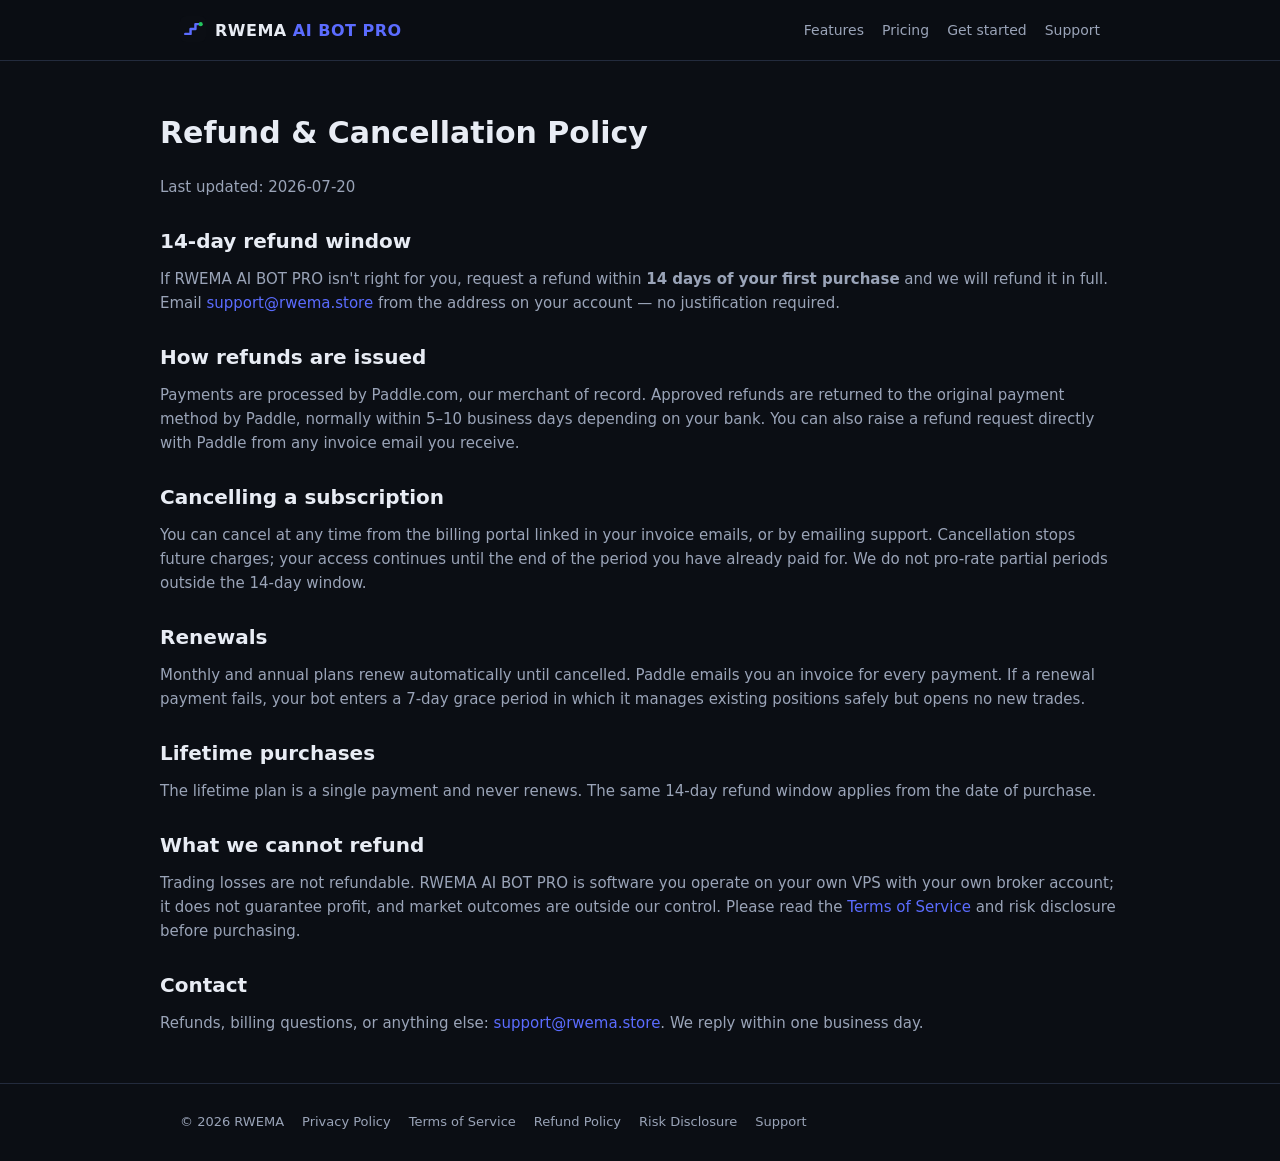
<file: refunds.html>
<!DOCTYPE html>
<html lang="en">
<head>
<meta charset="utf-8">
<meta name="viewport" content="width=device-width, initial-scale=1, viewport-fit=cover">
<title>Refund Policy — RWEMA AI BOT PRO</title>
<meta name="theme-color" content="#0b0e14">
<link rel="manifest" href="manifest.webmanifest">
<link rel="icon" href="favicon.svg" type="image/svg+xml">
<link rel="apple-touch-icon" href="favicon.svg">
<link rel="stylesheet" href="styles.css">
</head>
<body>
<header><div class="wrap">
  <a class="logo" href="index.html"><img src="favicon.svg" alt="" class="logo-mark">RWEMA <span>AI BOT PRO</span></a>
  <nav><a href="index.html#features">Features</a><a href="index.html#pricing">Pricing</a>
  <a href="downloads.html">Get started</a><a href="support.html">Support</a></nav>
</div></header>

<div class="doc wrap">
  <h1>Refund &amp; Cancellation Policy</h1>
  <p>Last updated: 2026-07-20</p>

  <h2>14-day refund window</h2>
  <p>If RWEMA AI BOT PRO isn't right for you, request a refund within
  <strong>14 days of your first purchase</strong> and we will refund it in full.
  Email <a href="mailto:support@rwema.store">support@rwema.store</a> from the
  address on your account — no justification required.</p>

  <h2>How refunds are issued</h2>
  <p>Payments are processed by Paddle.com, our merchant of record. Approved
  refunds are returned to the original payment method by Paddle, normally
  within 5–10 business days depending on your bank. You can also raise a
  refund request directly with Paddle from any invoice email you receive.</p>

  <h2>Cancelling a subscription</h2>
  <p>You can cancel at any time from the billing portal linked in your invoice
  emails, or by emailing support. Cancellation stops future charges; your
  access continues until the end of the period you have already paid for.
  We do not pro-rate partial periods outside the 14-day window.</p>

  <h2>Renewals</h2>
  <p>Monthly and annual plans renew automatically until cancelled. Paddle
  emails you an invoice for every payment. If a renewal payment fails, your
  bot enters a 7-day grace period in which it manages existing positions
  safely but opens no new trades.</p>

  <h2>Lifetime purchases</h2>
  <p>The lifetime plan is a single payment and never renews. The same 14-day
  refund window applies from the date of purchase.</p>

  <h2>What we cannot refund</h2>
  <p>Trading losses are not refundable. RWEMA AI BOT PRO is software you
  operate on your own VPS with your own broker account; it does not guarantee
  profit, and market outcomes are outside our control. Please read the
  <a href="terms.html">Terms of Service</a> and risk disclosure before
  purchasing.</p>

  <h2>Contact</h2>
  <p>Refunds, billing questions, or anything else:
  <a href="mailto:support@rwema.store">support@rwema.store</a>. We reply
  within one business day.</p>
</div>

<footer><div class="wrap">
  <span>© 2026 RWEMA</span>
  <a href="privacy.html">Privacy Policy</a>
  <a href="terms.html">Terms of Service</a>
  <a href="refunds.html">Refund Policy</a>
  <a href="risk.html">Risk Disclosure</a>
  <a href="support.html">Support</a>
</div></footer>
</body>
</html>
</file>
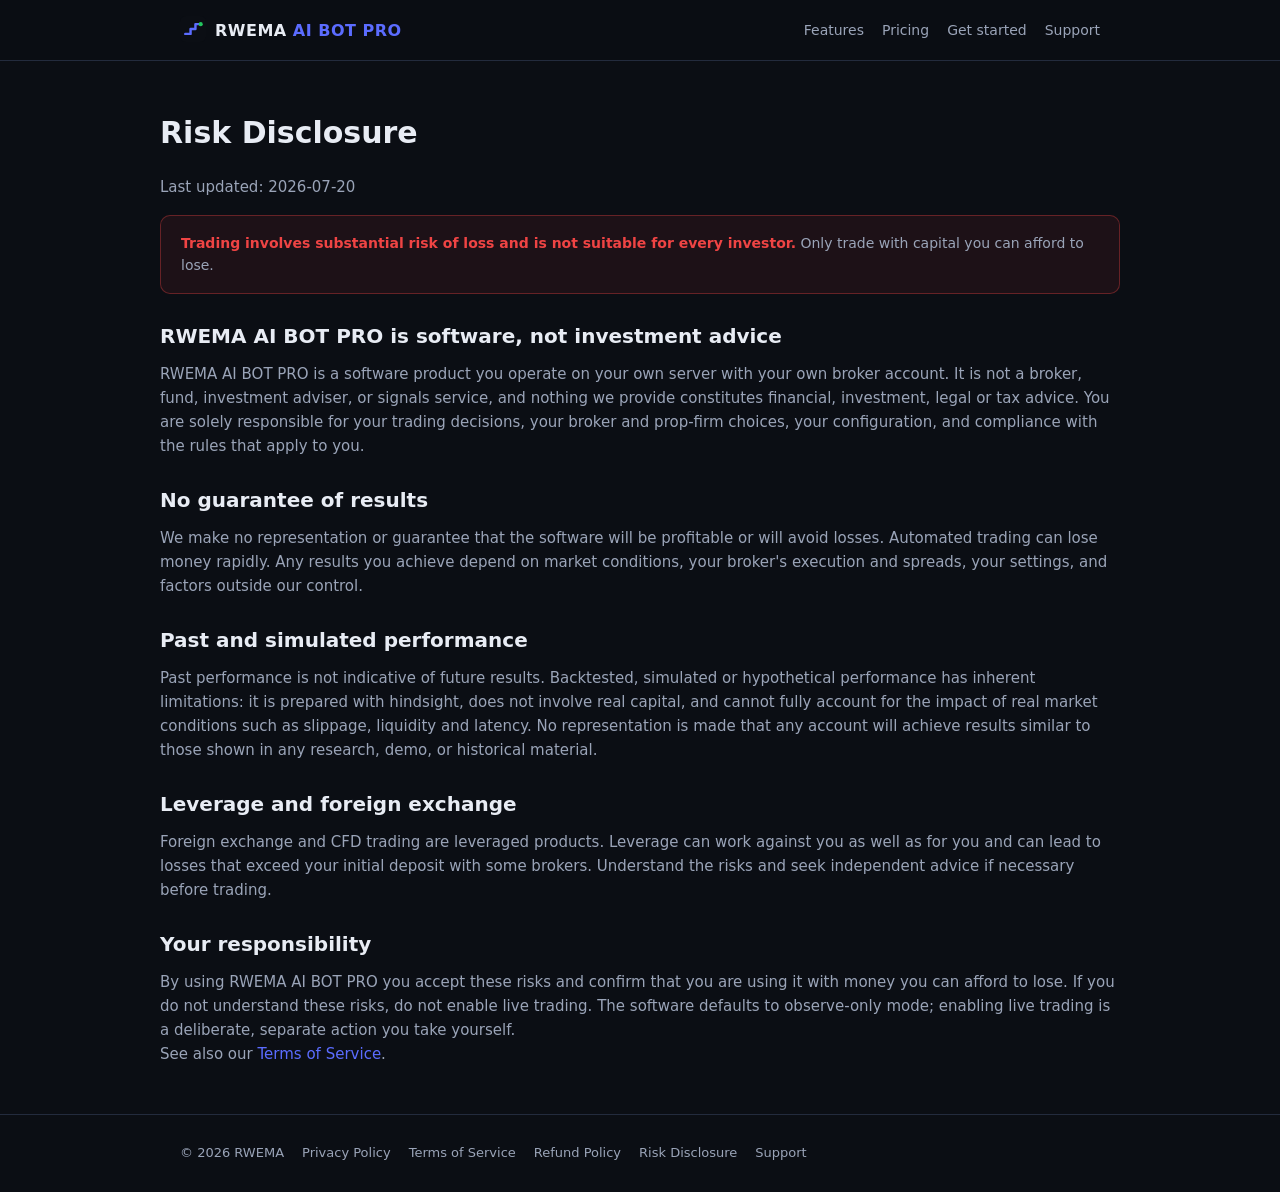
<file: risk.html>
<!DOCTYPE html>
<html lang="en">
<head>
<meta charset="utf-8">
<meta name="viewport" content="width=device-width, initial-scale=1, viewport-fit=cover">
<title>Risk Disclosure — RWEMA AI BOT PRO</title>
<meta name="description" content="Risk disclosure for RWEMA AI BOT PRO. Trading carries substantial risk of loss. Software, not investment advice.">
<link rel="canonical" href="https://rwema.store/risk">
<meta name="theme-color" content="#0b0e14">
<link rel="manifest" href="manifest.webmanifest">
<link rel="icon" href="favicon.svg" type="image/svg+xml">
<link rel="apple-touch-icon" href="favicon.svg">
<link rel="stylesheet" href="styles.css">
</head>
<body>
<header><div class="wrap">
  <a class="logo" href="index.html"><img src="favicon.svg" alt="" class="logo-mark">RWEMA <span>AI BOT PRO</span></a>
  <nav><a href="index.html#features">Features</a><a href="index.html#pricing">Pricing</a>
  <a href="downloads.html">Get started</a><a href="support.html">Support</a></nav>
</div></header>

<div class="doc wrap">
  <h1>Risk Disclosure</h1>
  <p>Last updated: 2026-07-20</p>

  <div class="warn" style="margin:16px 0">
    <strong>Trading involves substantial risk of loss and is not suitable for
    every investor.</strong> Only trade with capital you can afford to lose.
  </div>

  <h2>RWEMA AI BOT PRO is software, not investment advice</h2>
  <p>RWEMA AI BOT PRO is a software product you operate on your own server with
  your own broker account. It is not a broker, fund, investment adviser, or
  signals service, and nothing we provide constitutes financial, investment,
  legal or tax advice. You are solely responsible for your trading decisions,
  your broker and prop-firm choices, your configuration, and compliance with the
  rules that apply to you.</p>

  <h2>No guarantee of results</h2>
  <p>We make no representation or guarantee that the software will be profitable
  or will avoid losses. Automated trading can lose money rapidly. Any results you
  achieve depend on market conditions, your broker's execution and spreads, your
  settings, and factors outside our control.</p>

  <h2>Past and simulated performance</h2>
  <p>Past performance is not indicative of future results. Backtested, simulated
  or hypothetical performance has inherent limitations: it is prepared with
  hindsight, does not involve real capital, and cannot fully account for the
  impact of real market conditions such as slippage, liquidity and latency. No
  representation is made that any account will achieve results similar to those
  shown in any research, demo, or historical material.</p>

  <h2>Leverage and foreign exchange</h2>
  <p>Foreign exchange and CFD trading are leveraged products. Leverage can work
  against you as well as for you and can lead to losses that exceed your initial
  deposit with some brokers. Understand the risks and seek independent advice if
  necessary before trading.</p>

  <h2>Your responsibility</h2>
  <p>By using RWEMA AI BOT PRO you accept these risks and confirm that you are
  using it with money you can afford to lose. If you do not understand these
  risks, do not enable live trading. The software defaults to observe-only mode;
  enabling live trading is a deliberate, separate action you take yourself.</p>

  <p>See also our <a href="terms.html">Terms of Service</a>.</p>
</div>

<footer><div class="wrap">
  <span>© 2026 RWEMA</span>
  <a href="privacy.html">Privacy Policy</a>
  <a href="terms.html">Terms of Service</a>
  <a href="refunds.html">Refund Policy</a>
  <a href="risk.html">Risk Disclosure</a>
  <a href="support.html">Support</a>
</div></footer>
</body>
</html>
</file>
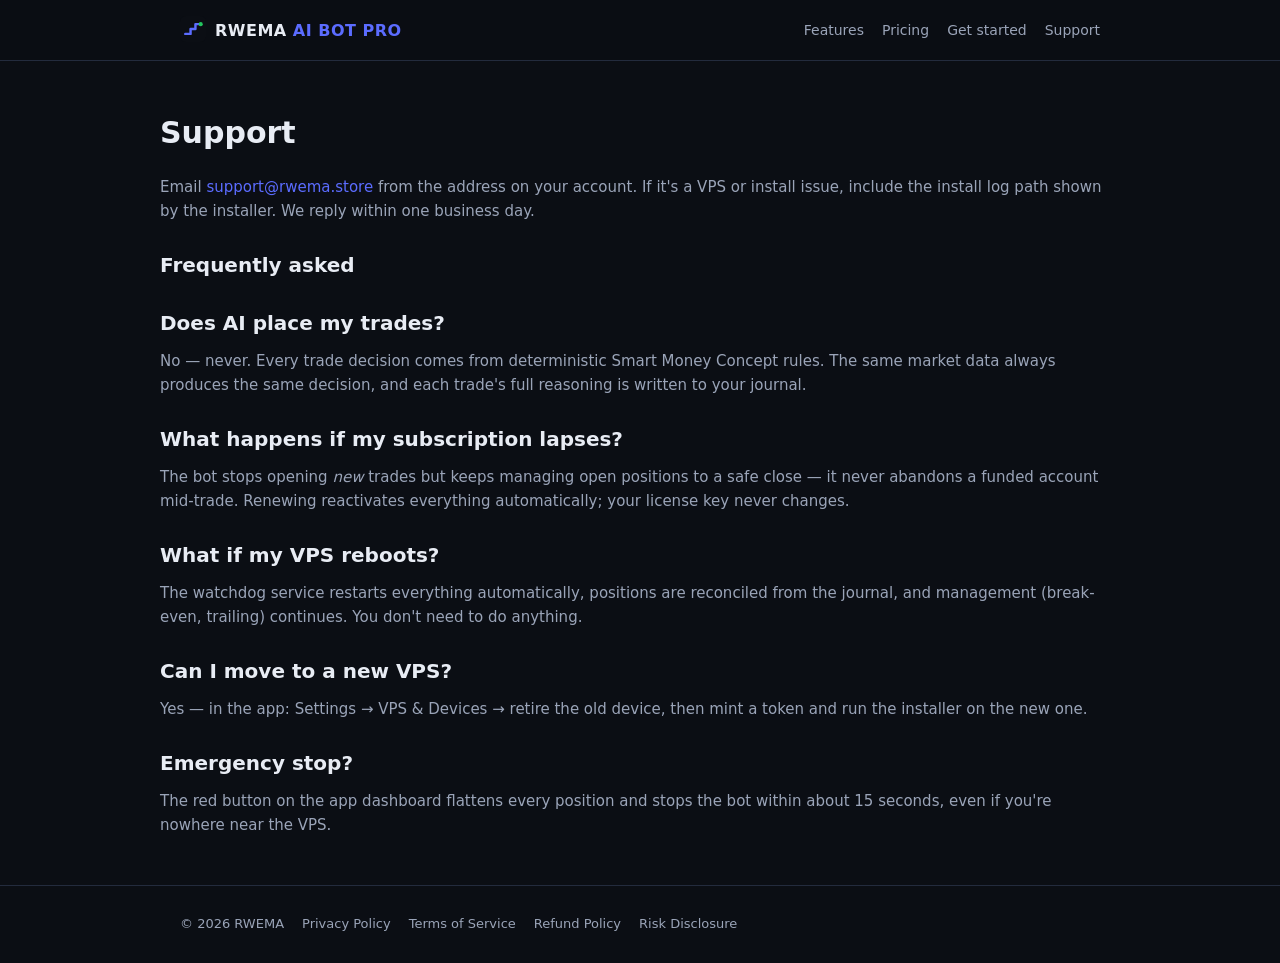
<file: support.html>
<!DOCTYPE html>
<html lang="en">
<head>
<meta charset="utf-8">
<meta name="viewport" content="width=device-width, initial-scale=1, viewport-fit=cover">
<title>Support — RWEMA AI BOT PRO</title>
<meta name="theme-color" content="#0b0e14">
<link rel="manifest" href="manifest.webmanifest">
<link rel="icon" href="favicon.svg" type="image/svg+xml">
<link rel="apple-touch-icon" href="favicon.svg">
<link rel="stylesheet" href="styles.css">
</head>
<body>
<header><div class="wrap">
  <a class="logo" href="index.html"><img src="favicon.svg" alt="" class="logo-mark">RWEMA <span>AI BOT PRO</span></a>
  <nav><a href="index.html#features">Features</a><a href="index.html#pricing">Pricing</a>
  <a href="downloads.html">Get started</a><a href="support.html">Support</a></nav>
</div></header>

<div class="doc wrap">
  <h1>Support</h1>
  <p>Email <a href="mailto:support@rwema.store">support@rwema.store</a> from the
  address on your account. If it's a VPS or install issue, include the install
  log path shown by the installer. We reply within one business day.</p>

  <h2>Frequently asked</h2>
  <h2>Does AI place my trades?</h2>
  <p>No — never. Every trade decision comes from deterministic Smart Money
  Concept rules. The same market data always produces the same decision, and
  each trade's full reasoning is written to your journal.</p>

  <h2>What happens if my subscription lapses?</h2>
  <p>The bot stops opening <em>new</em> trades but keeps managing open positions
  to a safe close — it never abandons a funded account mid-trade. Renewing
  reactivates everything automatically; your license key never changes.</p>

  <h2>What if my VPS reboots?</h2>
  <p>The watchdog service restarts everything automatically, positions are
  reconciled from the journal, and management (break-even, trailing) continues.
  You don't need to do anything.</p>

  <h2>Can I move to a new VPS?</h2>
  <p>Yes — in the app: Settings → VPS &amp; Devices → retire the old device,
  then mint a token and run the installer on the new one.</p>

  <h2>Emergency stop?</h2>
  <p>The red button on the app dashboard flattens every position and stops the
  bot within about 15 seconds, even if you're nowhere near the VPS.</p>
</div>

<footer><div class="wrap">
  <span>© 2026 RWEMA</span>
  <a href="privacy.html">Privacy Policy</a>
  <a href="terms.html">Terms of Service</a>
  <a href="refunds.html">Refund Policy</a>
  <a href="risk.html">Risk Disclosure</a>
</div></footer>
</body>
</html>
</file>
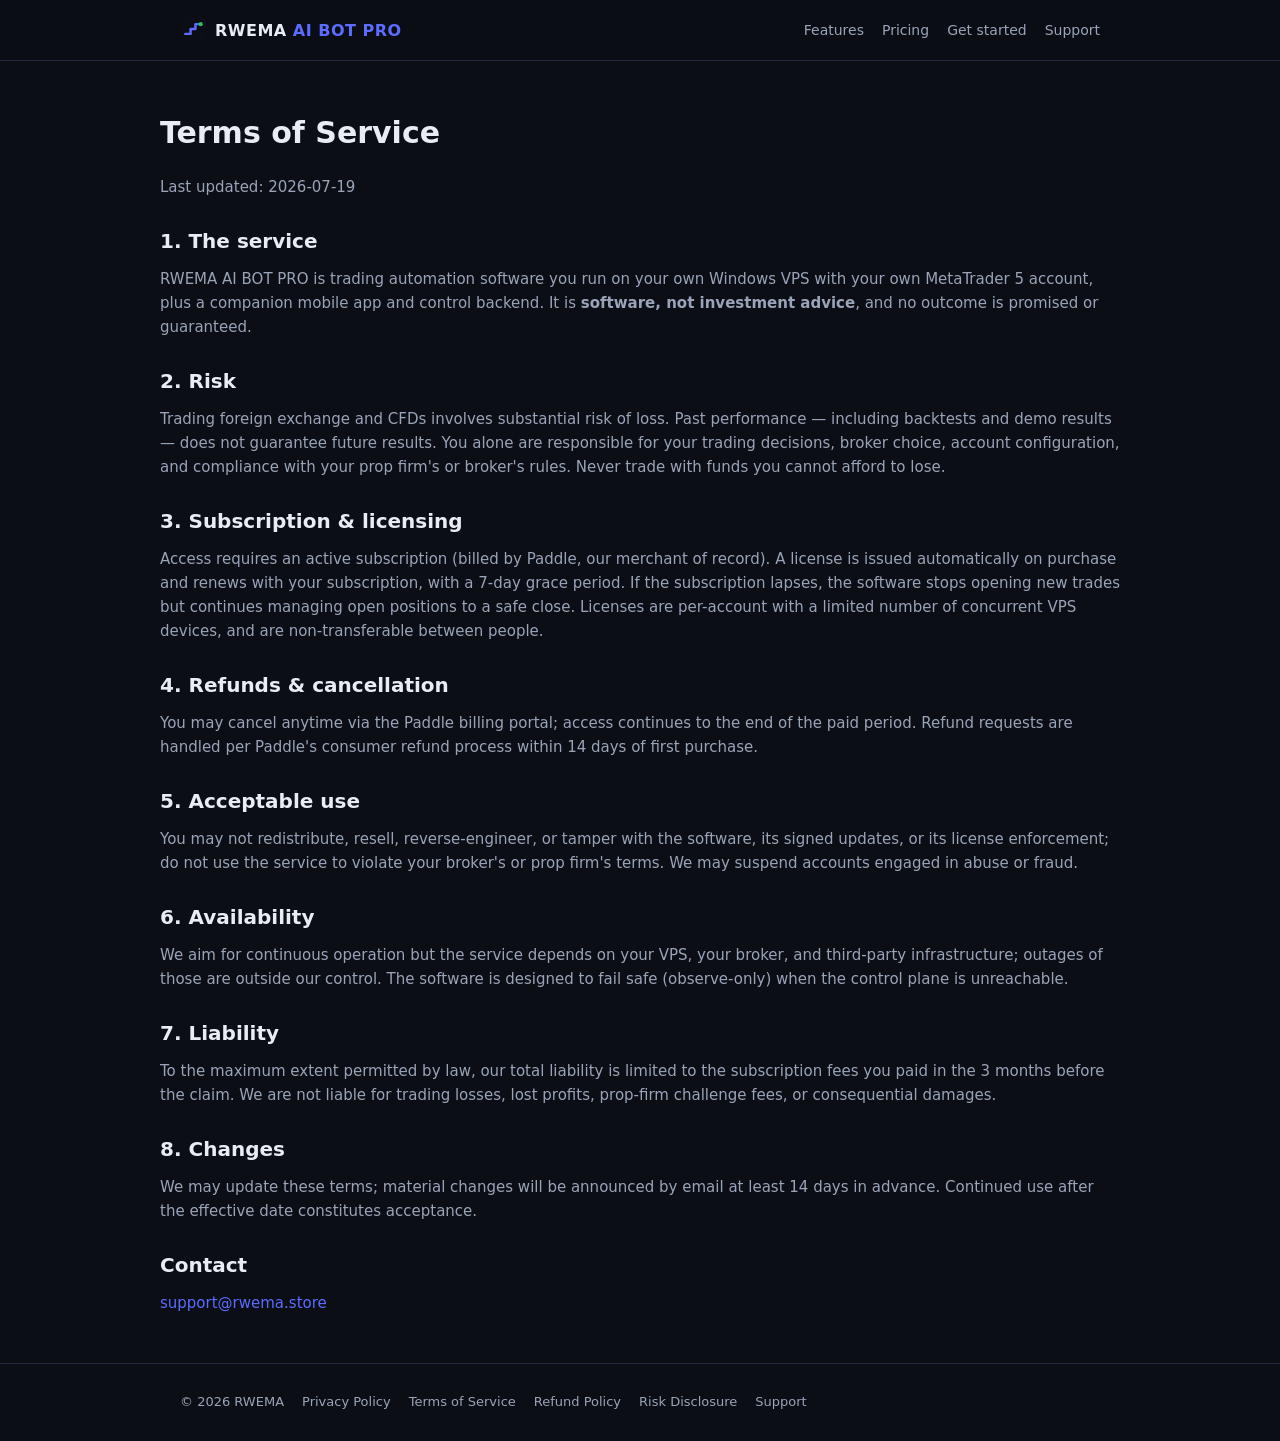
<file: terms.html>
<!DOCTYPE html>
<html lang="en">
<head>
<meta charset="utf-8">
<meta name="viewport" content="width=device-width, initial-scale=1, viewport-fit=cover">
<title>Terms of Service — RWEMA AI BOT PRO</title>
<meta name="theme-color" content="#0b0e14">
<link rel="manifest" href="manifest.webmanifest">
<link rel="icon" href="favicon.svg" type="image/svg+xml">
<link rel="apple-touch-icon" href="favicon.svg">
<link rel="stylesheet" href="styles.css">
</head>
<body>
<header><div class="wrap">
  <a class="logo" href="index.html"><img src="favicon.svg" alt="" class="logo-mark">RWEMA <span>AI BOT PRO</span></a>
  <nav><a href="index.html#features">Features</a><a href="index.html#pricing">Pricing</a>
  <a href="downloads.html">Get started</a><a href="support.html">Support</a></nav>
</div></header>

<div class="doc wrap">
  <h1>Terms of Service</h1>
  <p>Last updated: 2026-07-19</p>

  <h2>1. The service</h2>
  <p>RWEMA AI BOT PRO is trading automation software you run on your own
  Windows VPS with your own MetaTrader 5 account, plus a companion mobile app
  and control backend. It is <strong>software, not investment advice</strong>,
  and no outcome is promised or guaranteed.</p>

  <h2>2. Risk</h2>
  <p>Trading foreign exchange and CFDs involves substantial risk of loss. Past
  performance — including backtests and demo results — does not guarantee
  future results. You alone are responsible for your trading decisions, broker
  choice, account configuration, and compliance with your prop firm's or
  broker's rules. Never trade with funds you cannot afford to lose.</p>

  <h2>3. Subscription &amp; licensing</h2>
  <p>Access requires an active subscription (billed by Paddle, our merchant of
  record). A license is issued automatically on purchase and renews with your
  subscription, with a 7-day grace period. If the subscription lapses, the
  software stops opening new trades but continues managing open positions to a
  safe close. Licenses are per-account with a limited number of concurrent VPS
  devices, and are non-transferable between people.</p>

  <h2>4. Refunds &amp; cancellation</h2>
  <p>You may cancel anytime via the Paddle billing portal; access continues to
  the end of the paid period. Refund requests are handled per Paddle's consumer
  refund process within 14 days of first purchase.</p>

  <h2>5. Acceptable use</h2>
  <p>You may not redistribute, resell, reverse-engineer, or tamper with the
  software, its signed updates, or its license enforcement; do not use the
  service to violate your broker's or prop firm's terms. We may suspend
  accounts engaged in abuse or fraud.</p>

  <h2>6. Availability</h2>
  <p>We aim for continuous operation but the service depends on your VPS, your
  broker, and third-party infrastructure; outages of those are outside our
  control. The software is designed to fail safe (observe-only) when the
  control plane is unreachable.</p>

  <h2>7. Liability</h2>
  <p>To the maximum extent permitted by law, our total liability is limited to
  the subscription fees you paid in the 3 months before the claim. We are not
  liable for trading losses, lost profits, prop-firm challenge fees, or
  consequential damages.</p>

  <h2>8. Changes</h2>
  <p>We may update these terms; material changes will be announced by email at
  least 14 days in advance. Continued use after the effective date constitutes
  acceptance.</p>

  <h2>Contact</h2>
  <p><a href="mailto:support@rwema.store">support@rwema.store</a></p>
</div>

<footer><div class="wrap">
  <span>© 2026 RWEMA</span>
  <a href="privacy.html">Privacy Policy</a>
  <a href="terms.html">Terms of Service</a>
  <a href="refunds.html">Refund Policy</a>
  <a href="risk.html">Risk Disclosure</a>
  <a href="support.html">Support</a>
</div></footer>
</body>
</html>
</file>
<file: styles.css>
:root {
  --bg: #0b0e14; --panel: #131824; --ink: #e8ecf4; --muted: #9aa4b8;
  --accent: #5b6cff; --accent-2: #22c55e; --line: #232b3d; --danger: #ef4444;
}
* { margin: 0; padding: 0; box-sizing: border-box; }
html { scroll-behavior: smooth; -webkit-text-size-adjust: 100%; }
body {
  background: var(--bg); color: var(--ink);
  font: 16px/1.6 system-ui, -apple-system, "Segoe UI", sans-serif;
  -webkit-font-smoothing: antialiased;
  overflow-x: hidden;
}
a { color: var(--accent); text-decoration: none; transition: color .18s ease, opacity .18s ease; }
a:hover { text-decoration: underline; }
/* Tap targets shouldn't flash grey on mobile */
a, button { -webkit-tap-highlight-color: transparent; }

@media (prefers-reduced-motion: reduce) {
  html { scroll-behavior: auto; }
  * { transition: none !important; animation: none !important; }
}
.wrap { max-width: 960px; margin: 0 auto; padding: 0 20px; }
header {
  border-bottom: 1px solid var(--line); position: sticky; top: 0;
  background: rgba(11,14,20,.92); backdrop-filter: blur(6px); z-index: 10;
}
header .wrap { display: flex; align-items: center; gap: 24px; height: 60px; }
.logo { font-weight: 700; letter-spacing: .5px; color: var(--ink); }
.logo span { color: var(--accent); }
nav { margin-left: auto; display: flex; gap: 18px; flex-wrap: wrap; }
nav a { color: var(--muted); font-size: 14px; }
nav a:hover { color: var(--ink); text-decoration: none; }
.hero { padding: 72px 0 48px; text-align: center; }
.hero h1 { font-size: 40px; line-height: 1.15; margin-bottom: 16px; }
.hero h1 em { color: var(--accent); font-style: normal; }
.hero p { color: var(--muted); max-width: 620px; margin: 0 auto 28px; }
.cta { display: inline-block; background: var(--accent); color: #fff;
  padding: 12px 28px; border-radius: 8px; font-weight: 600; }
.cta:hover { text-decoration: none; filter: brightness(1.1); }
.cta.ghost { background: transparent; border: 1px solid var(--line); color: var(--ink); margin-left: 10px; }
.note { font-size: 13px; color: var(--muted); margin-top: 14px; }
section { padding: 48px 0; border-top: 1px solid var(--line); }
h2 { font-size: 26px; margin-bottom: 20px; }
.grid { display: grid; grid-template-columns: repeat(auto-fit, minmax(260px, 1fr)); gap: 16px; }
.card {
  background: var(--panel); border: 1px solid var(--line);
  border-radius: 10px; padding: 20px;
}
.card h3 { font-size: 17px; margin-bottom: 8px; }
.card p { color: var(--muted); font-size: 14px; }
.price { font-size: 34px; font-weight: 700; margin: 10px 0 2px; }
.price small { font-size: 14px; color: var(--muted); font-weight: 400; }
.plan ul { list-style: none; margin: 14px 0; }
.plan li { padding: 4px 0; color: var(--muted); font-size: 14px; }
.plan li::before { content: "✓ "; color: var(--accent-2); }
.plan .cta { display: block; text-align: center; margin-top: 8px; }
.steps { counter-reset: step; }
.steps li {
  list-style: none; counter-increment: step; padding: 10px 0 10px 44px;
  position: relative; color: var(--muted);
}
.steps li::before {
  content: counter(step); position: absolute; left: 0; top: 8px;
  width: 30px; height: 30px; border-radius: 50%; background: var(--panel);
  border: 1px solid var(--line); color: var(--accent);
  display: flex; align-items: center; justify-content: center; font-size: 14px; font-weight: 600;
}
.warn {
  background: rgba(239,68,68,.08); border: 1px solid rgba(239,68,68,.35);
  border-radius: 10px; padding: 16px 20px; font-size: 14px; color: var(--muted);
}
.warn strong { color: var(--danger); }
footer { border-top: 1px solid var(--line); padding: 28px 0; color: var(--muted); font-size: 13px; }
footer .wrap { display: flex; gap: 18px; flex-wrap: wrap; }
footer a { color: var(--muted); }
.doc { padding: 48px 0; }
.doc h1 { font-size: 30px; margin-bottom: 18px; }
.doc h2 { font-size: 20px; margin: 26px 0 10px; }
.doc p, .doc li { color: var(--muted); font-size: 15px; }
.doc ul, .doc ol { padding-left: 22px; margin: 10px 0; }
@media (max-width: 640px) { .hero h1 { font-size: 30px; } }

/* ---------- Get-started page (mobile-first) ---------- */
.start { padding: 40px 0 56px; max-width: 720px; }
.start h1 { font-size: 32px; margin-bottom: 6px; }
.lede { color: var(--muted); margin-bottom: 28px; }
.center { text-align: center; }

/* Primary download button */
.dl-btn {
  display: flex; align-items: center; gap: 14px;
  background: var(--accent); color: #fff;
  padding: 16px 20px; border-radius: 14px; width: 100%;
  box-shadow: 0 8px 24px rgba(91,108,255,.28);
  transition: transform .18s ease, box-shadow .18s ease, filter .18s ease;
}
.dl-btn:hover, .dl-btn:focus-visible {
  text-decoration: none; filter: brightness(1.07);
  transform: translateY(-2px); box-shadow: 0 12px 30px rgba(91,108,255,.36);
}
.dl-btn:active { transform: translateY(0) scale(.99); }
.dl-icon { font-size: 24px; line-height: 1; }
.dl-text { display: flex; flex-direction: column; }
.dl-text strong { font-size: 17px; }
.dl-text small { opacity: .85; font-size: 12.5px; }

.hint { color: var(--muted); font-size: 13.5px; margin-top: 10px; }
.inline-link { display: inline-block; margin-top: 8px; font-size: 14px; }

/* Numbered steps */
.flow { list-style: none; margin: 32px 0 8px; display: grid; gap: 12px; }
.step-card {
  display: flex; gap: 14px; align-items: flex-start;
  background: var(--panel); border: 1px solid var(--line);
  border-radius: 12px; padding: 16px 18px;
  transition: border-color .2s ease, transform .2s ease;
}
.step-card:hover { border-color: var(--accent); transform: translateY(-1px); }
.step-card h3 { font-size: 16px; margin-bottom: 4px; }
.step-card p { color: var(--muted); font-size: 14.5px; }
.step-card em { color: var(--ink); font-style: normal; font-weight: 600; }
.num {
  flex: 0 0 30px; height: 30px; border-radius: 50%;
  background: rgba(91,108,255,.15); color: var(--accent);
  display: flex; align-items: center; justify-content: center;
  font-weight: 700; font-size: 14px;
}

.panel {
  margin-top: 28px; background: var(--panel);
  border: 1px solid var(--line); border-radius: 12px; padding: 18px 20px;
}
.panel h3 { font-size: 16px; margin-bottom: 10px; }
.reqs { list-style: none; }
.reqs li { color: var(--muted); font-size: 14.5px; padding: 5px 0 5px 22px; position: relative; }
.reqs li::before { content: "•"; color: var(--accent); position: absolute; left: 6px; }
.reqs small { display: block; opacity: .75; font-size: 12.5px; }

@media (max-width: 640px) {
  .start { padding: 28px 0 44px; }
  .start h1 { font-size: 26px; }
  header .wrap { gap: 12px; height: auto; padding-top: 10px; padding-bottom: 10px; flex-wrap: wrap; }
  nav { gap: 14px; width: 100%; }
  nav a { font-size: 13px; }
  .dl-btn { padding: 15px 16px; }
  footer .wrap { gap: 12px; font-size: 12.5px; }
}

/* ---------- Feature cards ---------- */
.section-lede {
  color: var(--muted); max-width: 620px; margin: -8px 0 24px; font-size: 15px;
}
.feature-grid { gap: 18px; }
.card.feature {
  padding: 24px 22px;
  transition: transform .2s ease, border-color .2s ease, box-shadow .2s ease;
}
.card.feature:hover {
  transform: translateY(-3px);
  border-color: rgba(91,108,255,.55);
  box-shadow: 0 10px 28px rgba(0,0,0,.35);
}
.ficon {
  display: flex; align-items: center; justify-content: center;
  width: 42px; height: 42px; border-radius: 11px;
  background: rgba(91,108,255,.13); color: var(--accent);
  font-size: 20px; line-height: 1; margin-bottom: 14px;
}
.card.feature h3 {
  font-size: 17px; margin-bottom: 8px; letter-spacing: -.01em;
}
.card.feature p {
  color: var(--muted); font-size: 14.5px; line-height: 1.62;
}
.card.feature em { color: var(--ink); font-style: normal; font-weight: 600; }

@media (max-width: 640px) {
  .card.feature { padding: 20px 18px; }
  .section-lede { font-size: 14.5px; }
}

/* ---------- Email confirmation ---------- */
.confirm-mark {
  width: 68px; height: 68px; margin: 8px auto 20px;
  border-radius: 50%; display: flex; align-items: center; justify-content: center;
  font-size: 34px; font-weight: 700;
  background: rgba(34,197,94,.14); color: var(--accent-2);
  animation: pop .35s cubic-bezier(.34,1.56,.64,1);
}
.confirm-mark.bad { background: rgba(239,68,68,.14); color: var(--danger); }
@keyframes pop { from { transform: scale(.7); opacity: 0 } to { transform: scale(1); opacity: 1 } }

.logo-mark { width: 26px; height: 26px; vertical-align: -6px; margin-right: 9px; }
.brand-mark { width: 56px; height: 56px; display: block; margin: 4px auto 18px; }
@media (max-width: 640px) { .logo-mark { width: 22px; height: 22px; vertical-align: -5px; margin-right: 7px; } }
</file>
